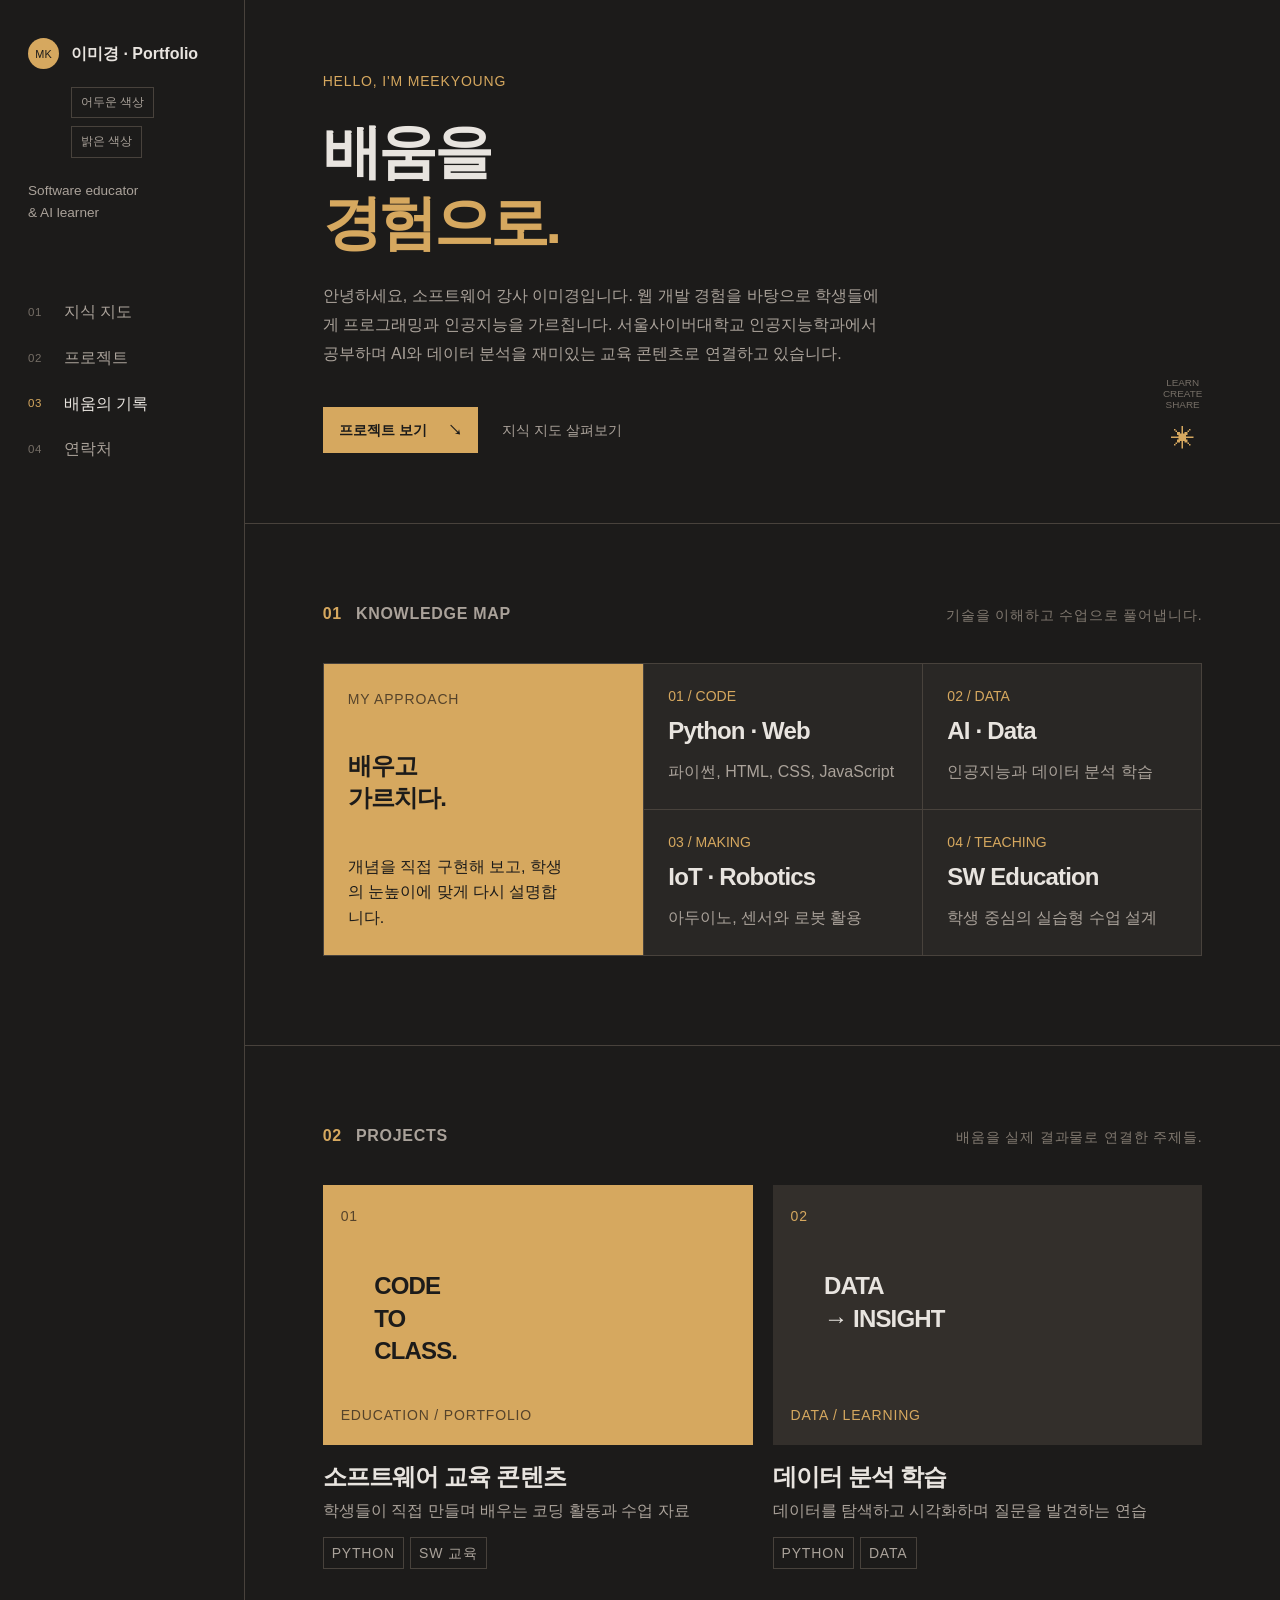
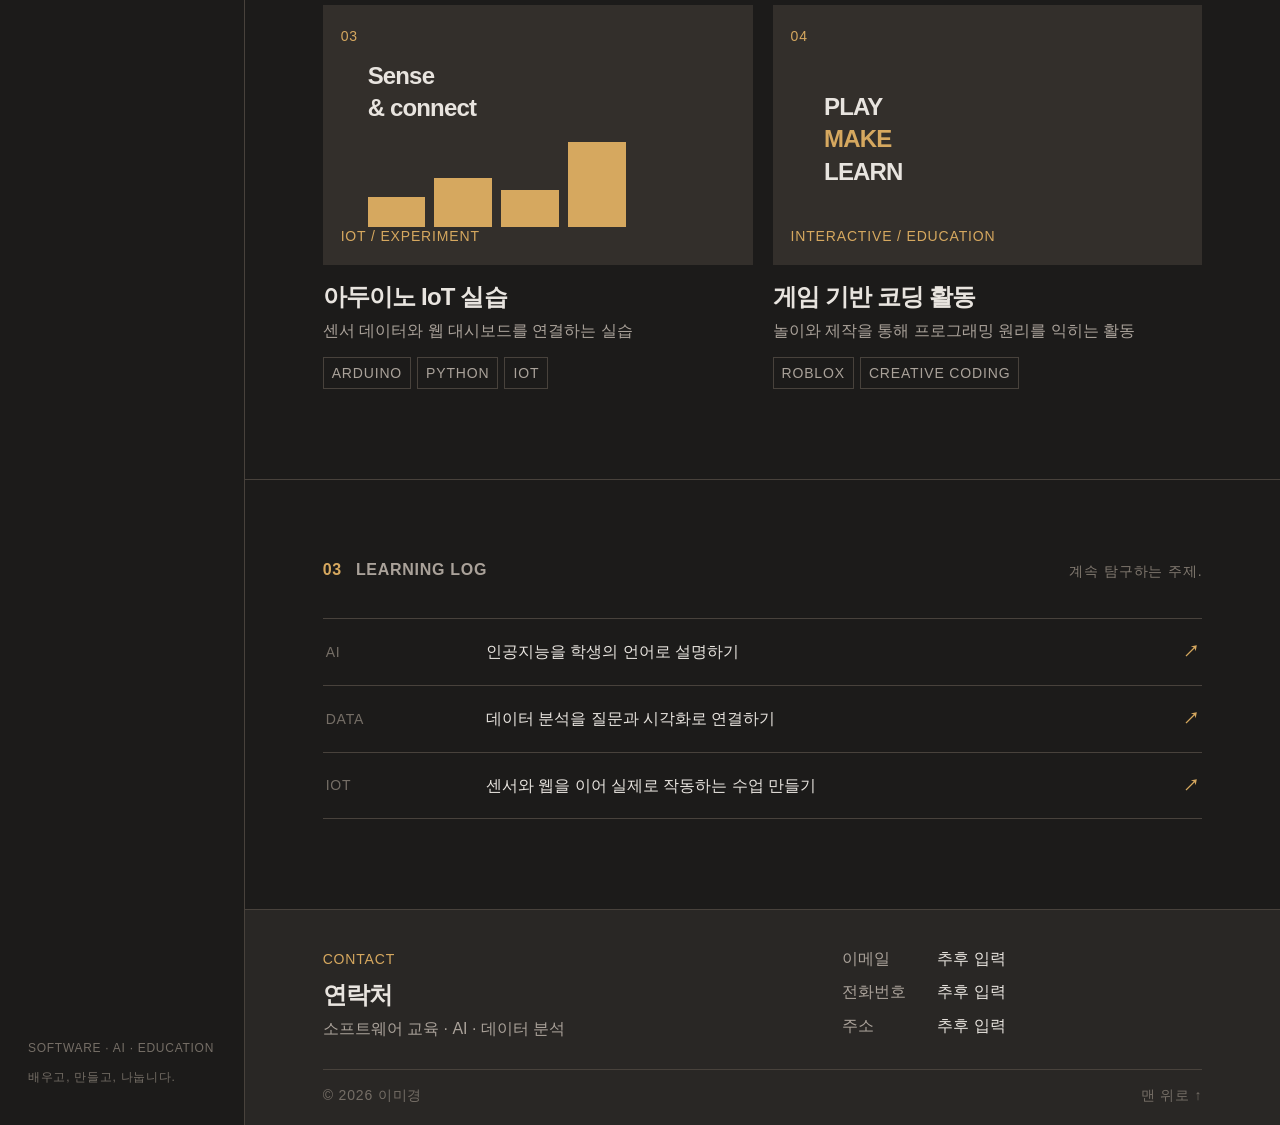
<file: index.html>
<!doctype html>
<html lang="ko">
  <head>
    <meta charset="UTF-8">
    <meta name="viewport" content="width=device-width, initial-scale=1">
    <meta name="description" content="이미경의 소프트웨어 교육·인공지능·데이터 분석 포트폴리오">
    <title>이미경 | 소프트웨어 교육 포트폴리오</title>
    <link rel="stylesheet" href="styles_dark.css">
    <script defer src="script.js"></script>
  </head>
  <body>
    <div class="site-frame">
      <aside class="sidebar">
        <a class="identity" href="#top">
            <span class="identity-mark">MK</span>
            <span>이미경 · Portfolio</span>
        </a>
        <div class="theme-choice" role="navigation">
          <a class="theme-link theme-dark" href="index.html">어두운 색상</a>
          <a class="theme-link theme-light" href="light.html">밝은 색상</a>
        </div>
        <p class="role">Software educator<br >& AI learner</p>
        <nav class="side-nav">
          <a href="#knowledge"><span>01</span> 지식 지도</a>
          <a href="#projects"><span>02</span> 프로젝트</a>
          <a href="#learning"><span>03</span> 배움의 기록</a>
          <a href="#contact"><span>04</span> 연락처</a>
        </nav>
        <div class="sidebar-bottom">
          <span>SOFTWARE · AI · EDUCATION</span>
          <span>배우고, 만들고, 나눕니다.</span>
        </div>
      </aside>
      <main id="top" class="content">
        <section id="about" class="intro section-block">
          <div class="intro-content">
            <p class="label">HELLO, I'M MEEKYOUNG</p>
            <h1>배움을<br><em>경험으로.</em></h1>
            <p class="intro-text">
              안녕하세요, 소프트웨어 강사 이미경입니다. 웹 개발 경험을 바탕으로
              학생들에게 프로그래밍과 인공지능을 가르칩니다. 서울사이버대학교
              인공지능학과에서 공부하며 AI와 데이터 분석을 재미있는 교육
              콘텐츠로 연결하고 있습니다.
            </p>
            <div class="intro-links">
              <a class="button" href="#projects">프로젝트 보기 <span>↘</span></a>
              <a class="under-link" href="#knowledge">지식 지도 살펴보기</a>
            </div>
          </div>
          <div class="intro-stamp">
            <span>LEARN<br>CREATE<br>SHARE</span><b>✳</b>
          </div>
        </section>

        <!-- Knowledge map -->
        <section id="knowledge" class="section-block">
          <div class="section-head">
            <div class="section-meta">
              <span>01</span><span>Knowledge map</span>
            </div>
            <p>기술을 이해하고 수업으로 풀어냅니다.</p>
          </div>
          <div class="knowledge-grid">
            <div class="knowledge-feature">
              <span class="label">MY APPROACH</span>
              <strong>배우고<br><em>가르치다.</em></strong>
              <p>
                개념을 직접 구현해 보고, 학생의 눈높이에 맞게 다시 설명합니다.
              </p>
            </div>
            <div class="knowledge-item">
              <span>01 / CODE</span><strong>Python · Web</strong>
              <p>파이썬, HTML, CSS, JavaScript</p>
            </div>
            <div class="knowledge-item">
              <span>02 / DATA</span><strong>AI · Data</strong>
              <p>인공지능과 데이터 분석 학습</p>
            </div>
            <div class="knowledge-item">
              <span>03 / MAKING</span><strong>IoT · Robotics</strong>
              <p>아두이노, 센서와 로봇 활용</p>
            </div>
            <div class="knowledge-item">
              <span>04 / TEACHING</span><strong>SW Education</strong>
              <p>학생 중심의 실습형 수업 설계</p>
            </div>
          </div>
        </section>

        
        <!-- project map -->
        <section id="projects" class="section-block">
          <div class="section-head">
            <div class="section-meta"><span>02</span><span>Projects</span></div>
            <p>배움을 실제 결과물로 연결한 주제들.</p>
          </div>
          <div class="projects-grid">
            <article class="project-card">
              <div class="project-art art-archive">
                <span>01</span><b>CODE<br>TO<br>CLASS.</b><i>education / portfolio</i>
              </div>
              <div class="project-copy">
                <div>
                  <h3>소프트웨어 교육 콘텐츠</h3>
                  <p>학생들이 직접 만들며 배우는 코딩 활동과 수업 자료</p>
                </div>
              </div>
              <div class="tags"><span>Python</span><span>SW 교육</span></div>
            </article>
            <article class="project-card">
              <div class="project-art art-timer">
                <span>02</span><b>DATA<br>→ INSIGHT</b><i>data / learning</i>
              </div>
              <div class="project-copy">
                <div>
                  <h3>데이터 분석 학습</h3>
                  <p>데이터를 탐색하고 시각화하며 질문을 발견하는 연습</p>
                </div>
              </div>
              <div class="tags"><span>Python</span><span>Data</span></div>
            </article>
            <article class="project-card">
              <div class="project-art art-dashboard">
                <span>03</span>
                <div class="mini-chart">
                  <b>Sense<br>& connect</b>
                  <div><i></i><i></i><i></i><i></i></div>
                </div>
                <i>IoT / experiment</i>
              </div>
              <div class="project-copy">
                <div>
                  <h3>아두이노 IoT 실습</h3>
                  <p>센서 데이터와 웹 대시보드를 연결하는 실습</p>
                </div>
              </div>
              <div class="tags">
                <span>Arduino</span><span>Python</span><span>IoT</span>
              </div>
            </article>
            <article class="project-card">
              <div class="project-art art-experiment">
                <span>04</span><b>PLAY<br><em>MAKE</em><br>LEARN</b
                ><i>interactive / education</i>
              </div>
              <div class="project-copy">
                <div>
                  <h3>게임 기반 코딩 활동</h3>
                  <p>놀이와 제작을 통해 프로그래밍 원리를 익히는 활동</p>
                </div>
              </div>
              <div class="tags">
                <span>Roblox</span><span>Creative coding</span>
              </div>
            </article>
          </div>
        </section>
        
        
        <!-- learning  -->
        <section id="learning" class="section-block">
          <div class="section-head">
            <div class="section-meta">
              <span>03</span><span>Learning log</span>
            </div>
            <p>계속 탐구하는 주제.</p>
          </div>
          <div class="log-list">
            <div class="log-row">
              <span>AI</span><strong>인공지능을 학생의 언어로 설명하기</strong><b>↗</b>
            </div>
            <div class="log-row">
              <span>DATA</span><strong>데이터 분석을 질문과 시각화로 연결하기</strong><b>↗</b>
            </div>
            <div class="log-row">
              <span>IoT</span><strong>센서와 웹을 이어 실제로 작동하는 수업 만들기</strong><b>↗</b>
            </div>
          </div>
        </section>


        <!-- footer   -->        
        <footer id="contact" class="contact-footer">
          <div class="footer-main">
            <div class="footer-intro">
              <span class="label">CONTACT</span>
              <h2>연락처</h2>
              <p>소프트웨어 교육 · AI · 데이터 분석</p>
            </div>
            <dl class="contact-details">
              <div>
                <dt>이메일</dt>
                <dd>추후 입력</dd>
              </div>
              <div>
                <dt>전화번호</dt>
                <dd>추후 입력</dd>
              </div>
              <div>
                <dt>주소</dt>
                <dd>추후 입력</dd>
              </div>
            </dl>
          </div>
          <div class="footer-line">
            <span>© 2026 이미경</span><a href="#top">맨 위로 ↑</a>
          </div>
        </footer>

      </main>
    </div>
  </body>
</html>
</file>
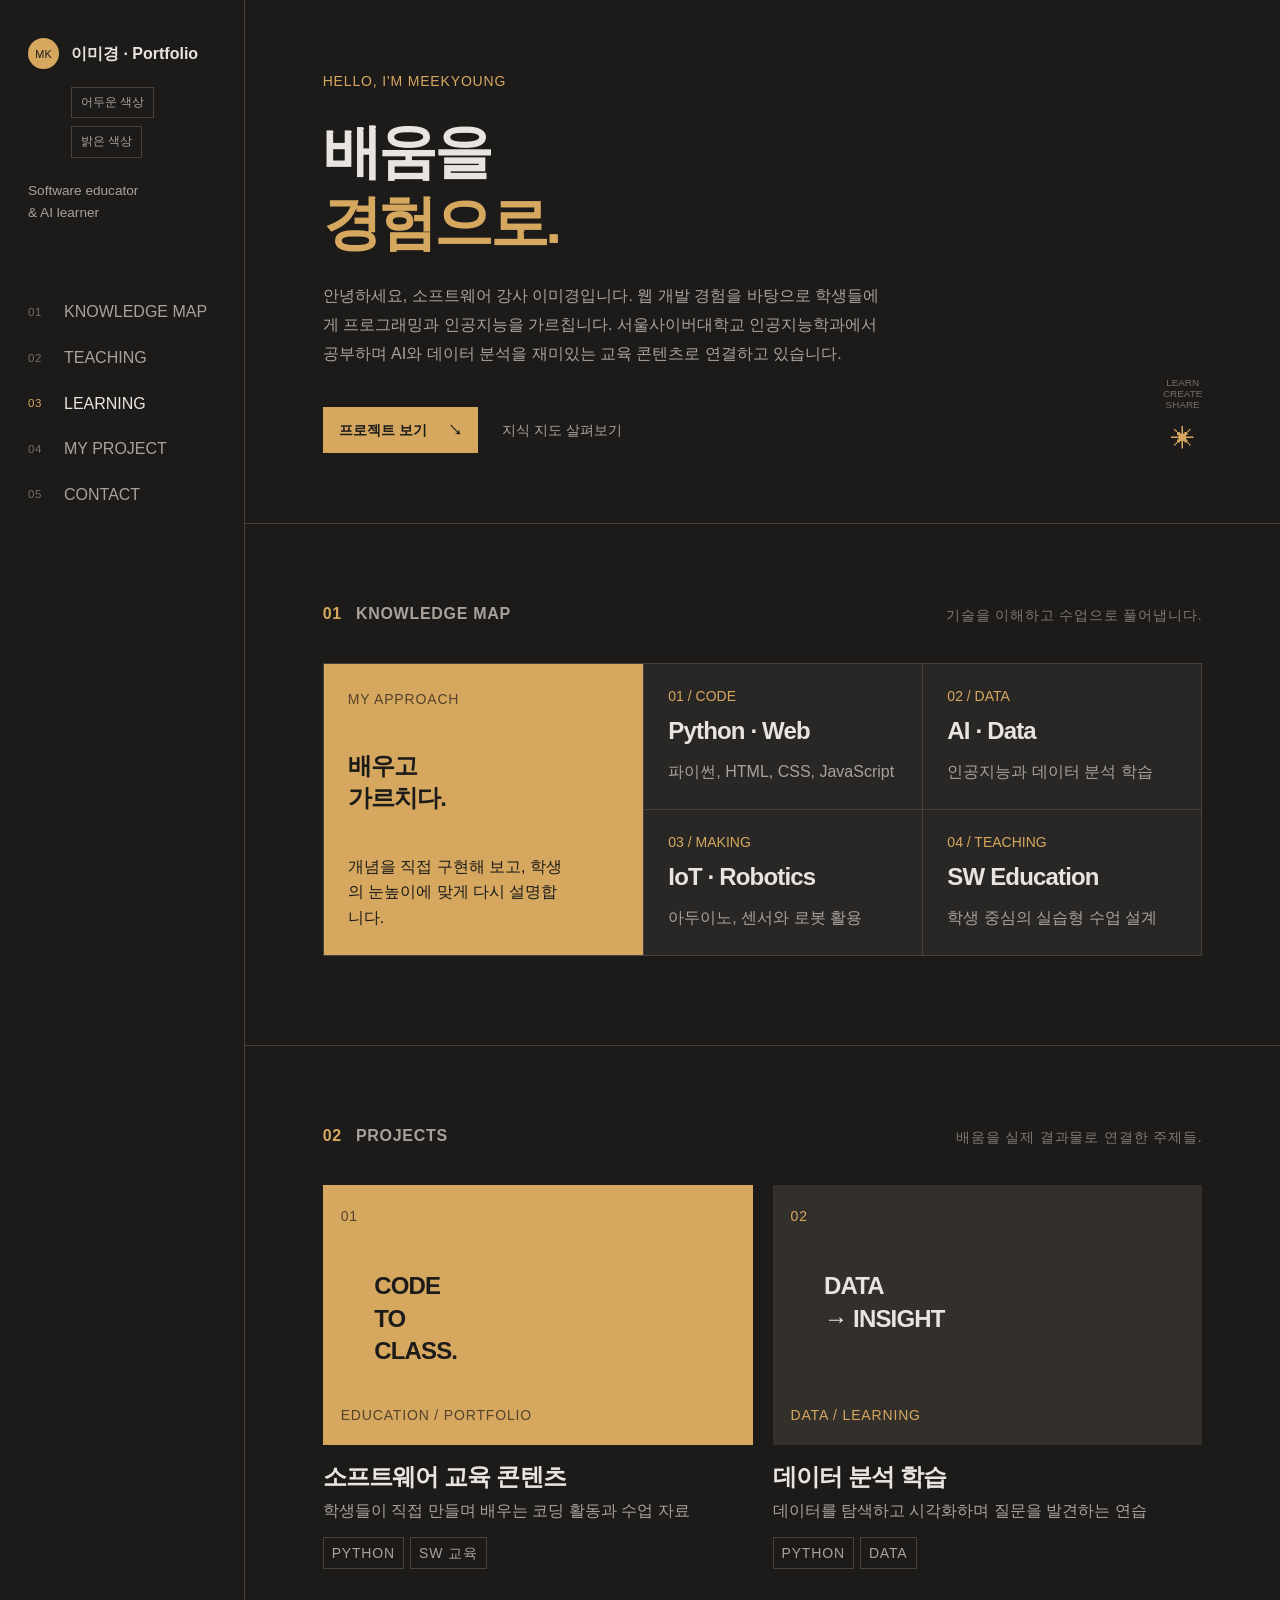
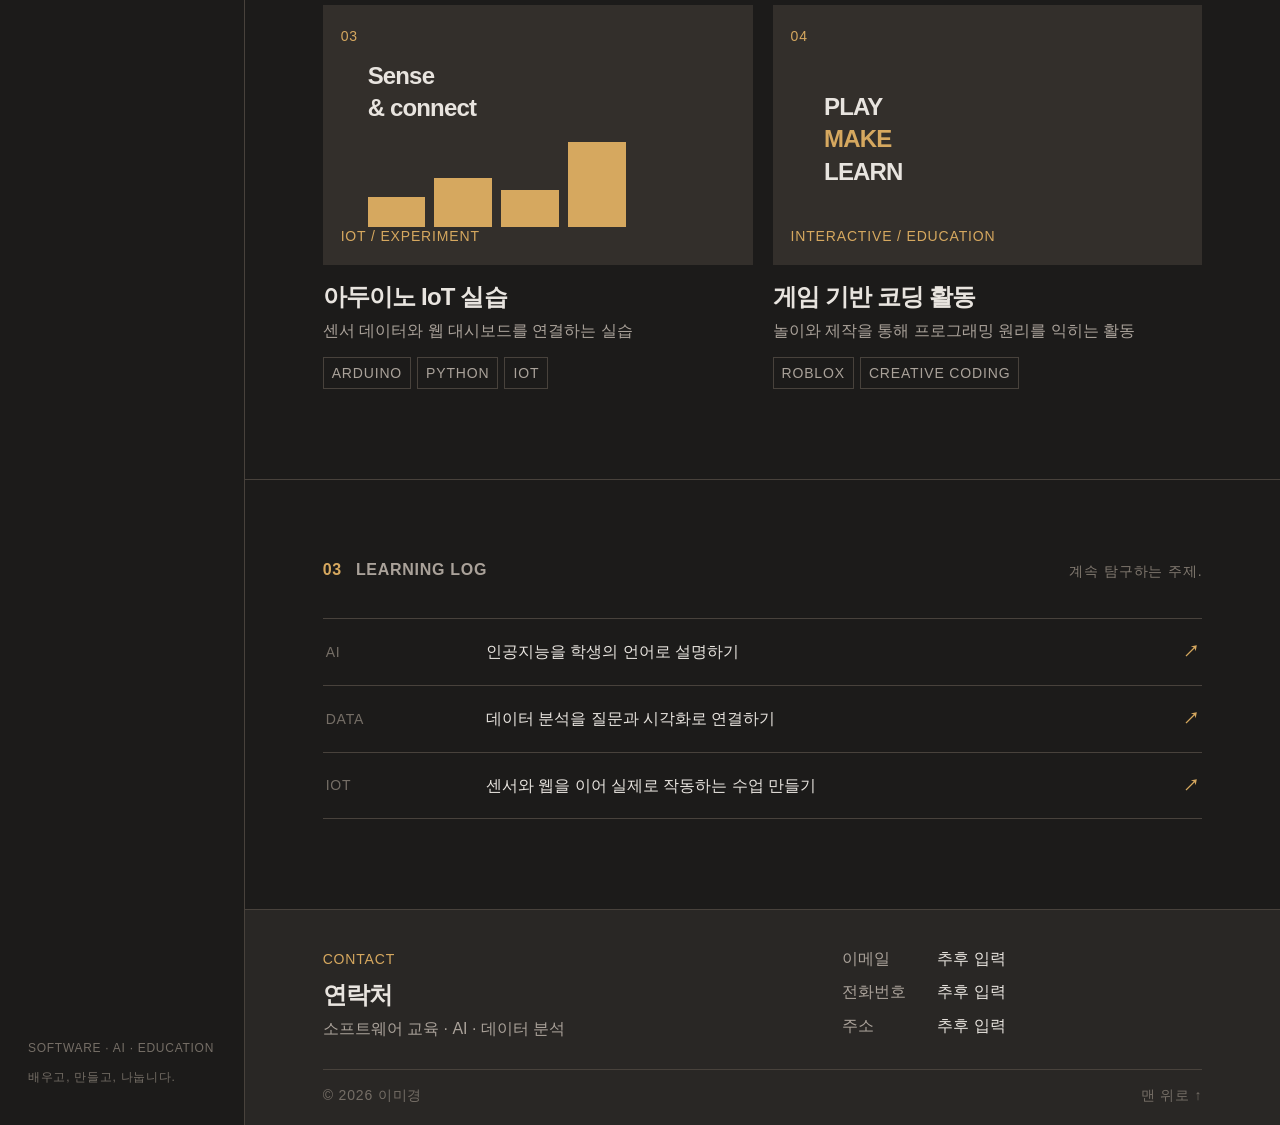
<file: dark.html>
<!doctype html>
<html lang="ko">
  <head>
    <meta name="viewport" content="width=device-width, initial-scale=1">
    <title>이미경 | 소프트웨어 교육 포트폴리오</title>
    <link rel="stylesheet" href="styles_dark.css">
    <script defer src="script.js"></script>
  </head>
  <body>
    <div class="site-frame">
      <aside class="sidebar">
        <a class="identity" href="#top">
            <span class="identity-mark">MK</span>
            <span>이미경 · Portfolio</span>
        </a>
        <div class="theme-choice">
          <a class="theme-link theme-dark" href="index.html">어두운 색상</a>
          <a class="theme-link theme-light" href="light.html">밝은 색상</a>
        </div>
        <p class="role">Software educator<br >& AI learner</p>
        <nav class="side-nav">
          <a href="#knowledge"><span>01</span> KNOWLEDGE MAP </a>
          <a href="#teaching"><span>02</span> TEACHING </a>
          <a href="#learning"><span>03</span> LEARNING </a>
          <a href="#projects"><span>04</span> MY PROJECT </a>
          <a href="#contact"><span>05</span> CONTACT </a>
        </nav>
        <div class="sidebar-bottom">
          <span>SOFTWARE · AI · EDUCATION</span>
          <span>배우고, 만들고, 나눕니다.</span>
        </div>
      </aside>
      <main id="top" class="content">
        <section id="about" class="intro section-block">
          <div class="intro-content">
            <p class="label">HELLO, I'M MEEKYOUNG</p>
            <h1>배움을<br><em>경험으로.</em></h1>
            <p class="intro-text">
              안녕하세요, 소프트웨어 강사 이미경입니다. 웹 개발 경험을 바탕으로
              학생들에게 프로그래밍과 인공지능을 가르칩니다. 서울사이버대학교
              인공지능학과에서 공부하며 AI와 데이터 분석을 재미있는 교육
              콘텐츠로 연결하고 있습니다.
            </p>
            <div class="intro-links">
              <a class="button" href="#projects">프로젝트 보기 <span>↘</span></a>
              <a class="under-link" href="#knowledge">지식 지도 살펴보기</a>
            </div>
          </div>
          <div class="intro-stamp">
            <span>LEARN<br>CREATE<br>SHARE</span><b>✳</b>
          </div>
        </section>

        <!-- Knowledge map -->
        <section id="knowledge" class="section-block">
          <div class="section-head">
            <div class="section-meta">
              <span>01</span><span>Knowledge map</span>
            </div>
            <p>기술을 이해하고 수업으로 풀어냅니다.</p>
          </div>
          <div class="knowledge-grid">
            <div class="knowledge-feature">
              <span class="label">MY APPROACH</span>
              <strong>배우고<br><em>가르치다.</em></strong>
              <p>
                개념을 직접 구현해 보고, 학생의 눈높이에 맞게 다시 설명합니다.
              </p>
            </div>
            <div class="knowledge-item">
              <span>01 / CODE</span><strong>Python · Web</strong>
              <p>파이썬, HTML, CSS, JavaScript</p>
            </div>
            <div class="knowledge-item">
              <span>02 / DATA</span><strong>AI · Data</strong>
              <p>인공지능과 데이터 분석 학습</p>
            </div>
            <div class="knowledge-item">
              <span>03 / MAKING</span><strong>IoT · Robotics</strong>
              <p>아두이노, 센서와 로봇 활용</p>
            </div>
            <div class="knowledge-item">
              <span>04 / TEACHING</span><strong>SW Education</strong>
              <p>학생 중심의 실습형 수업 설계</p>
            </div>
          </div>
        </section>

        
        <!-- project map -->
        <section id="projects" class="section-block">
          <div class="section-head">
            <div class="section-meta"><span>02</span><span>Projects</span></div>
            <p>배움을 실제 결과물로 연결한 주제들.</p>
          </div>
          <div class="projects-grid">
            <article class="project-card">
              <div class="project-art art-archive">
                <span>01</span><b>CODE<br>TO<br>CLASS.</b><i>education / portfolio</i>
              </div>
              <div class="project-copy">
                <div>
                  <h3>소프트웨어 교육 콘텐츠</h3>
                  <p>학생들이 직접 만들며 배우는 코딩 활동과 수업 자료</p>
                </div>
              </div>
              <div class="tags"><span>Python</span><span>SW 교육</span></div>
            </article>
            <article class="project-card">
              <div class="project-art art-timer">
                <span>02</span><b>DATA<br>→ INSIGHT</b><i>data / learning</i>
              </div>
              <div class="project-copy">
                <div>
                  <h3>데이터 분석 학습</h3>
                  <p>데이터를 탐색하고 시각화하며 질문을 발견하는 연습</p>
                </div>
              </div>
              <div class="tags"><span>Python</span><span>Data</span></div>
            </article>
            <article class="project-card">
              <div class="project-art art-dashboard">
                <span>03</span>
                <div class="mini-chart">
                  <b>Sense<br>& connect</b>
                  <div><i></i><i></i><i></i><i></i></div>
                </div>
                <i>IoT / experiment</i>
              </div>
              <div class="project-copy">
                <div>
                  <h3>아두이노 IoT 실습</h3>
                  <p>센서 데이터와 웹 대시보드를 연결하는 실습</p>
                </div>
              </div>
              <div class="tags">
                <span>Arduino</span><span>Python</span><span>IoT</span>
              </div>
            </article>
            <article class="project-card">
              <div class="project-art art-experiment">
                <span>04</span><b>PLAY<br><em>MAKE</em><br>LEARN</b><i>interactive / education</i>
              </div>
              <div class="project-copy">
                <div>
                  <h3>게임 기반 코딩 활동</h3>
                  <p>놀이와 제작을 통해 프로그래밍 원리를 익히는 활동</p>
                </div>
              </div>
              <div class="tags">
                <span>Roblox</span><span>Creative coding</span>
              </div>
            </article>
          </div>
        </section>
        
        
        <!-- learning  -->
        <section id="learning" class="section-block">
          <div class="section-head">
            <div class="section-meta">
              <span>03</span><span>Learning log</span>
            </div>
            <p>계속 탐구하는 주제.</p>
          </div>
          <div class="log-list">
            <div class="log-row">
              <span>AI</span><strong>인공지능을 학생의 언어로 설명하기</strong><b>↗</b>
            </div>
            <div class="log-row">
              <span>DATA</span><strong>데이터 분석을 질문과 시각화로 연결하기</strong><b>↗</b>
            </div>
            <div class="log-row">
              <span>IoT</span><strong>센서와 웹을 이어 실제로 작동하는 수업 만들기</strong><b>↗</b>
            </div>
          </div>
        </section>


        <!-- footer   -->        
        <footer id="contact" class="contact-footer">
          <div class="footer-main">
            <div class="footer-intro">
              <span class="label">CONTACT</span>
              <h2>연락처</h2>
              <p>소프트웨어 교육 · AI · 데이터 분석</p>
            </div>
            <dl class="contact-details">
              <div>
                <dt>이메일</dt>
                <dd>추후 입력</dd>
              </div>
              <div>
                <dt>전화번호</dt>
                <dd>추후 입력</dd>
              </div>
              <div>
                <dt>주소</dt>
                <dd>추후 입력</dd>
              </div>
            </dl>
          </div>
          <div class="footer-line">
            <span>© 2026 이미경</span><a href="#top">맨 위로 ↑</a>
          </div>
        </footer>

      </main>
    </div>
  </body>
</html>
</file>
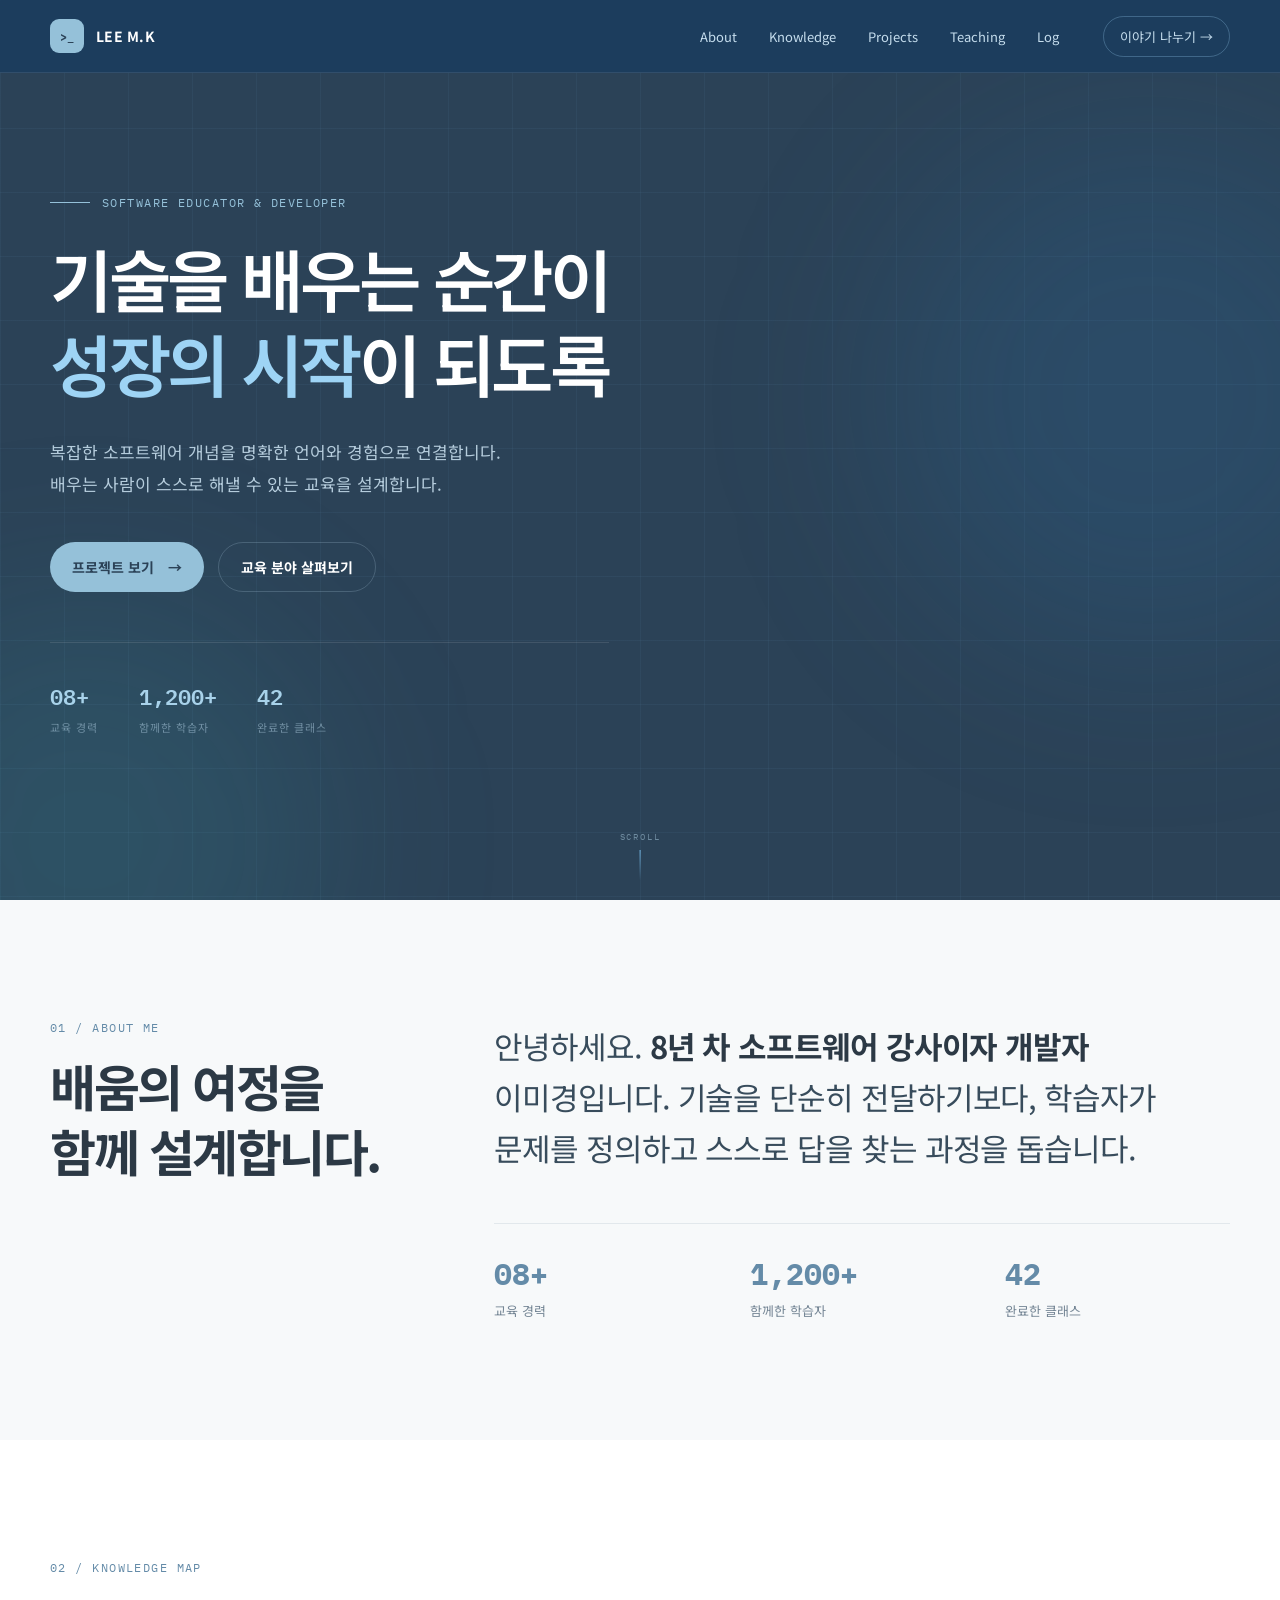
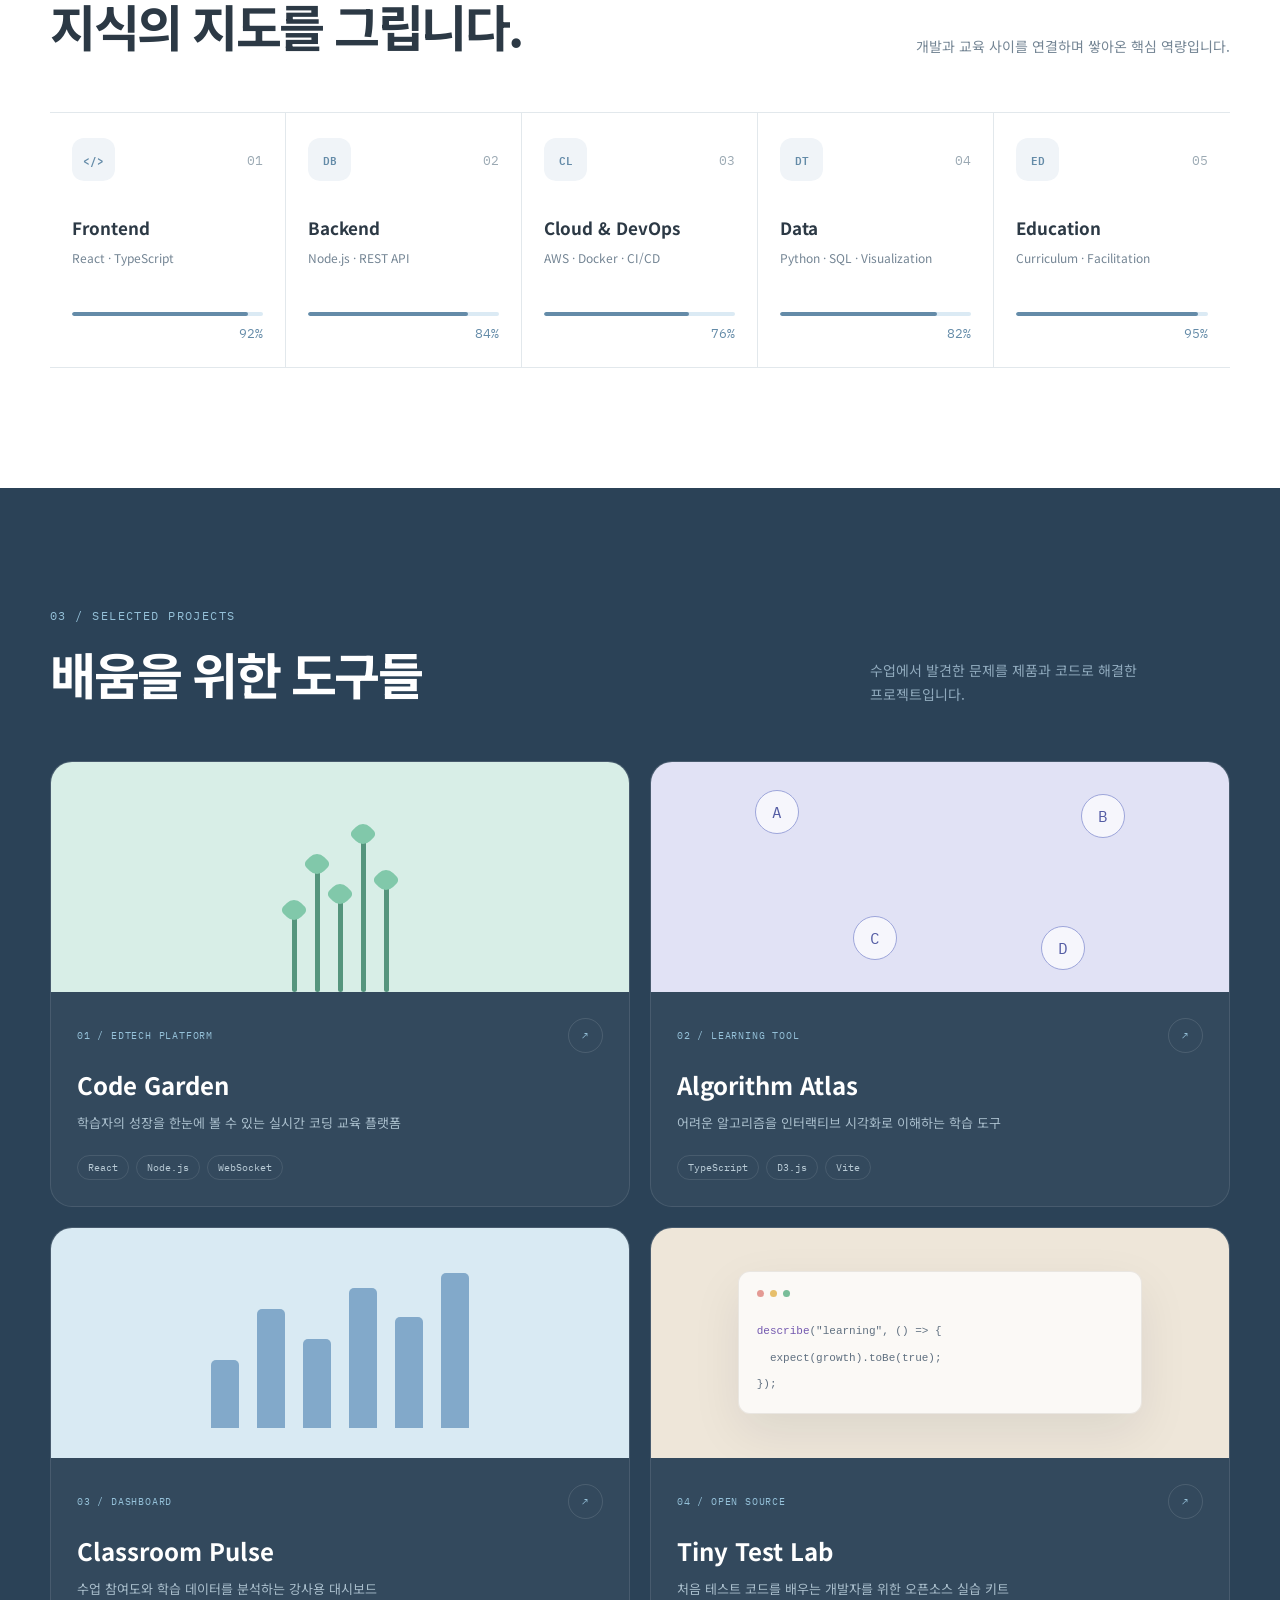
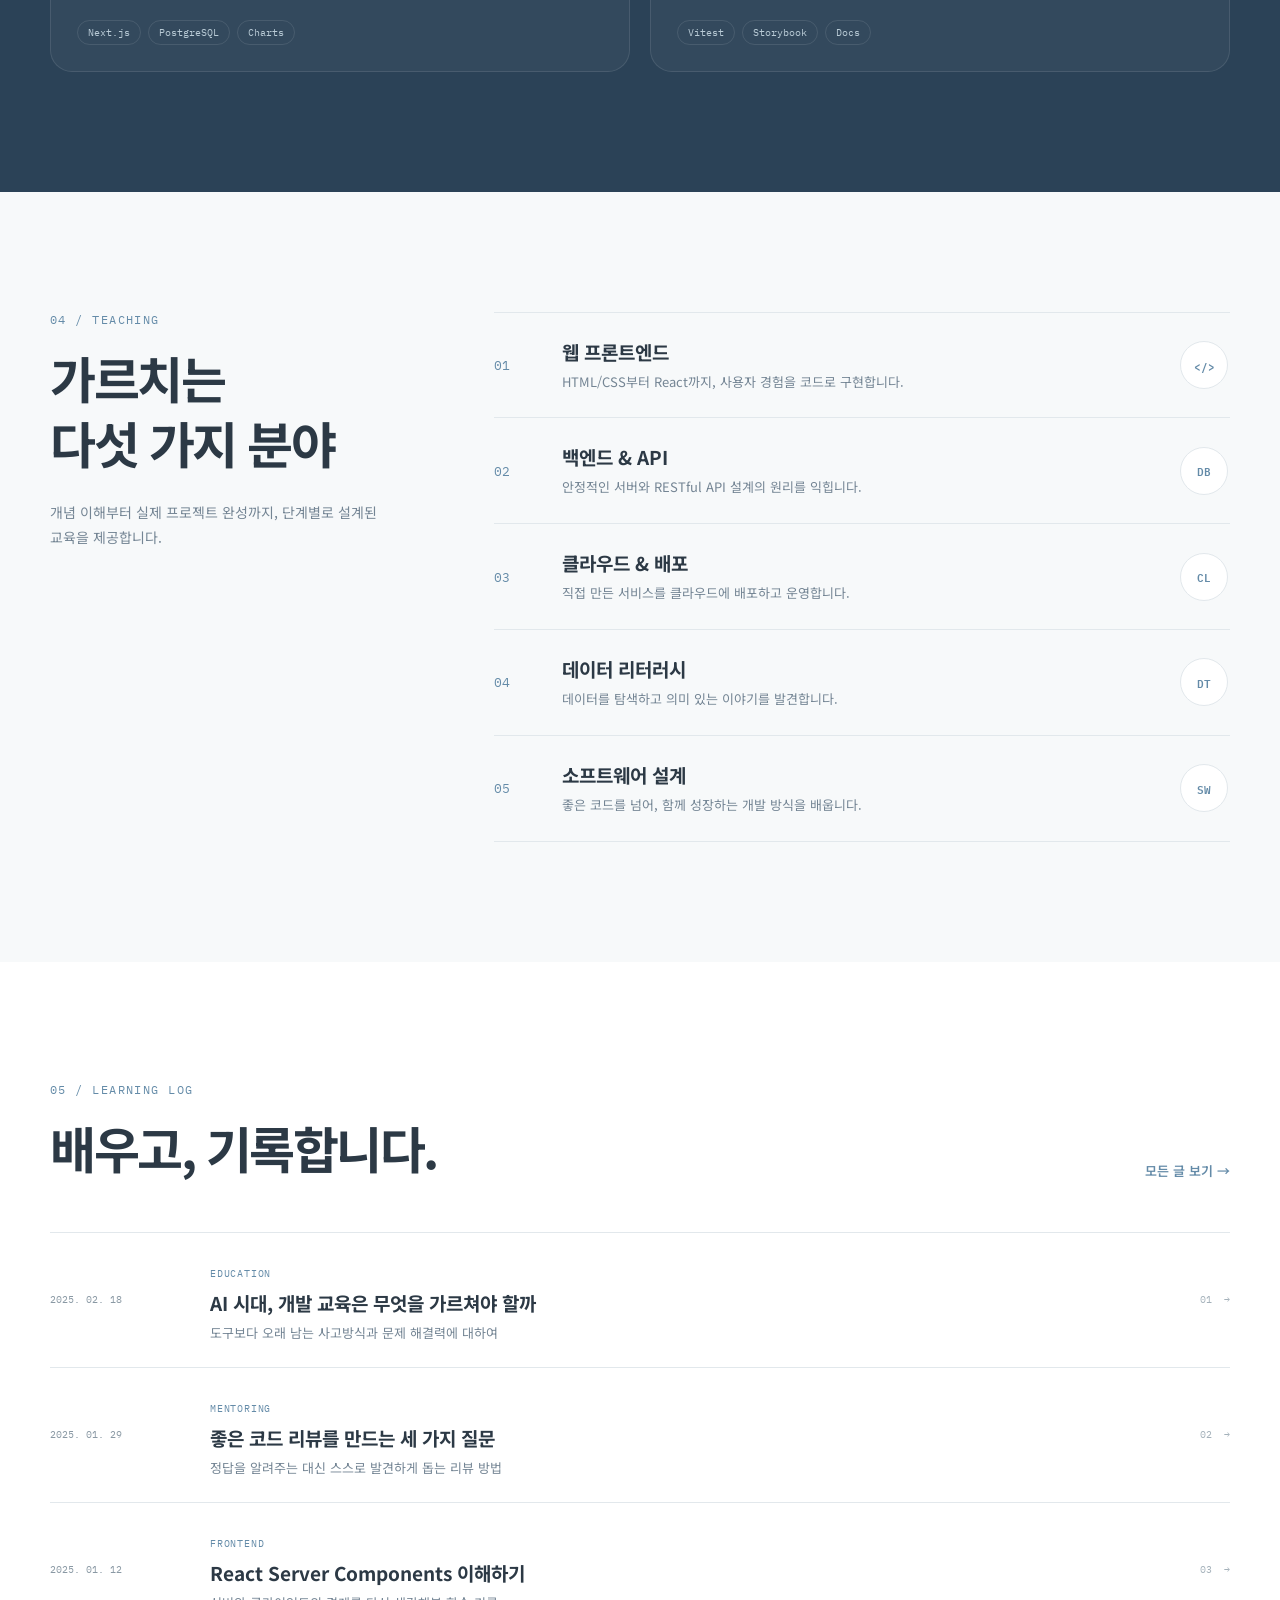
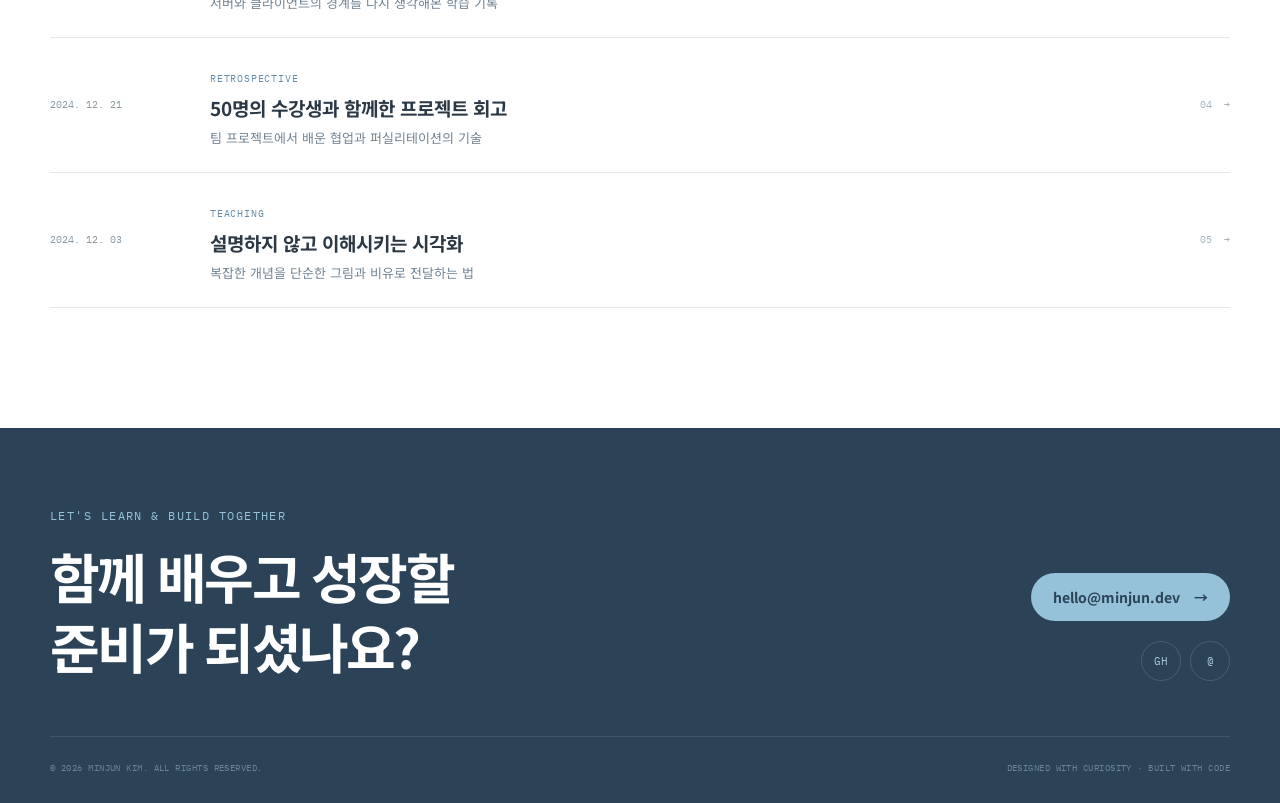
<file: figma.html>
<!doctype html>
<html lang="ko">
  <head>
    <meta charset="UTF-8" />
    <meta name="viewport" content="width=device-width, initial-scale=1.0" />
    <title>이미경 | SW Educator</title>
    <link rel="stylesheet" href="styles_figma.css" />
    <script src="script_figma.js" defer></script>
  </head>
  <body>
    <header class="site-header">
      <nav class="nav container" aria-label="주요 메뉴">
        <a class="brand" href="#top" aria-label="처음으로">
          <span class="brand-mark">&gt;_</span>
          <span>LEE M.K</span>
        </a>
        <button
          class="menu-button"
          type="button"
          aria-expanded="false"
          aria-controls="main-menu"
          aria-label="메뉴 열기"
        >
          <span></span><span></span><span></span>
        </button>
        <div class="nav-links" id="main-menu">
          <a href="#about">About</a>
          <a href="#knowledge">Knowledge</a>
          <a href="#projects">Projects</a>
          <a href="#teaching">Teaching</a>
          <a href="#log">Log</a>
          <a class="nav-contact" href="mailto:hello@example.com"
            >이야기 나누기 <span aria-hidden="true">→</span></a
          >
        </div>
      </nav>
    </header>

    <main id="top">
      <section class="hero">
        <div class="hero-glow hero-glow-one"></div>
        <div class="hero-glow hero-glow-two"></div>
        <div class="container hero-layout">
          <div class="hero-copy reveal">
            <p class="eyebrow light"><span></span> SOFTWARE EDUCATOR & DEVELOPER</p>
            <h1>
              기술을 배우는 순간이<br />
              <strong>성장의 시작</strong>이 되도록
            </h1>
            <p class="hero-description">
              복잡한 소프트웨어 개념을 명확한 언어와 경험으로 연결합니다.<br />
              배우는 사람이 스스로 해낼 수 있는 교육을 설계합니다.
            </p>
            <div class="hero-actions">
              <a class="button button-primary" href="#projects"
                >프로젝트 보기 <span aria-hidden="true">→</span></a
              >
              <a class="button button-secondary" href="#teaching">교육 분야 살펴보기</a>
            </div>
            <div class="hero-stats">
              <div><strong>08+</strong><span>교육 경력</span></div>
              <div><strong>1,200+</strong><span>함께한 학습자</span></div>
              <div><strong>42</strong><span>완료한 클래스</span></div>
            </div>
          </div>
        </div>
        <a class="scroll-hint" href="#about">SCROLL <span></span></a>
      </section>

      <section class="section about" id="about">
        <div class="container split-layout">
          <div class="section-intro reveal">
            <p class="eyebrow">01 / ABOUT ME</p>
            <h2>배움의 여정을<br />함께 설계합니다.</h2>
          </div>
          <div class="about-content reveal">
            <p class="about-lead">
              안녕하세요. <strong>8년 차 소프트웨어 강사이자 개발자</strong>
              이미경입니다. 기술을 단순히 전달하기보다, 학습자가 문제를 정의하고
              스스로 답을 찾는 과정을 돕습니다.
            </p>
            <div class="stats">
              <div><strong>08+</strong><span>교육 경력</span></div>
              <div><strong>1,200+</strong><span>함께한 학습자</span></div>
              <div><strong>42</strong><span>완료한 클래스</span></div>
            </div>
          </div>
        </div>
      </section>

      <section class="section knowledge" id="knowledge">
        <div class="container">
          <div class="section-heading reveal">
            <div>
              <p class="eyebrow">02 / KNOWLEDGE MAP</p>
              <h2>지식의 지도를 그립니다.</h2>
            </div>
            <p>개발과 교육 사이를 연결하며 쌓아온 핵심 역량입니다.</p>
          </div>
          <div class="knowledge-grid">
            <article class="knowledge-card reveal">
              <div class="card-top"><span class="icon">&lt;/&gt;</span><small>01</small></div>
              <h3>Frontend</h3>
              <p>React · TypeScript</p>
              <div class="meter"><i style="--level: 92%"></i></div>
              <small class="score">92%</small>
            </article>
            <article class="knowledge-card reveal">
              <div class="card-top"><span class="icon">DB</span><small>02</small></div>
              <h3>Backend</h3>
              <p>Node.js · REST API</p>
              <div class="meter"><i style="--level: 84%"></i></div>
              <small class="score">84%</small>
            </article>
            <article class="knowledge-card reveal">
              <div class="card-top"><span class="icon">CL</span><small>03</small></div>
              <h3>Cloud & DevOps</h3>
              <p>AWS · Docker · CI/CD</p>
              <div class="meter"><i style="--level: 76%"></i></div>
              <small class="score">76%</small>
            </article>
            <article class="knowledge-card reveal">
              <div class="card-top"><span class="icon">DT</span><small>04</small></div>
              <h3>Data</h3>
              <p>Python · SQL · Visualization</p>
              <div class="meter"><i style="--level: 82%"></i></div>
              <small class="score">82%</small>
            </article>
            <article class="knowledge-card reveal">
              <div class="card-top"><span class="icon">ED</span><small>05</small></div>
              <h3>Education</h3>
              <p>Curriculum · Facilitation</p>
              <div class="meter"><i style="--level: 95%"></i></div>
              <small class="score">95%</small>
            </article>
          </div>
        </div>
      </section>

      <section class="section projects" id="projects">
        <div class="container">
          <div class="section-heading dark reveal">
            <div>
              <p class="eyebrow light">03 / SELECTED PROJECTS</p>
              <h2>배움을 위한 도구들</h2>
            </div>
            <p>수업에서 발견한 문제를 제품과 코드로 해결한 프로젝트입니다.</p>
          </div>
          <div class="projects-grid">
            <article class="project-card reveal">
              <div class="project-art art-garden">
                <span></span><span></span><span></span><span></span><span></span>
              </div>
              <div class="project-body">
                <div class="project-meta"><span>01 / EDTECH PLATFORM</span><i>↗</i></div>
                <h3>Code Garden</h3>
                <p>학습자의 성장을 한눈에 볼 수 있는 실시간 코딩 교육 플랫폼</p>
                <div class="tags"><span>React</span><span>Node.js</span><span>WebSocket</span></div>
              </div>
            </article>
            <article class="project-card reveal">
              <div class="project-art art-atlas">
                <span>A</span><span>B</span><span>C</span><span>D</span>
              </div>
              <div class="project-body">
                <div class="project-meta"><span>02 / LEARNING TOOL</span><i>↗</i></div>
                <h3>Algorithm Atlas</h3>
                <p>어려운 알고리즘을 인터랙티브 시각화로 이해하는 학습 도구</p>
                <div class="tags"><span>TypeScript</span><span>D3.js</span><span>Vite</span></div>
              </div>
            </article>
            <article class="project-card reveal">
              <div class="project-art art-pulse">
                <span></span><span></span><span></span><span></span><span></span><span></span>
              </div>
              <div class="project-body">
                <div class="project-meta"><span>03 / DASHBOARD</span><i>↗</i></div>
                <h3>Classroom Pulse</h3>
                <p>수업 참여도와 학습 데이터를 분석하는 강사용 대시보드</p>
                <div class="tags"><span>Next.js</span><span>PostgreSQL</span><span>Charts</span></div>
              </div>
            </article>
            <article class="project-card reveal">
              <div class="project-art art-test">
                <div class="code-window">
                  <b><i></i><i></i><i></i></b>
                  <code><em>describe</em>("learning", () =&gt; {<br />&nbsp;&nbsp;expect(growth).toBe(true);<br />});</code>
                </div>
              </div>
              <div class="project-body">
                <div class="project-meta"><span>04 / OPEN SOURCE</span><i>↗</i></div>
                <h3>Tiny Test Lab</h3>
                <p>처음 테스트 코드를 배우는 개발자를 위한 오픈소스 실습 키트</p>
                <div class="tags"><span>Vitest</span><span>Storybook</span><span>Docs</span></div>
              </div>
            </article>
          </div>
        </div>
      </section>

      <section class="section teaching" id="teaching">
        <div class="container split-layout">
          <div class="section-intro teaching-intro reveal">
            <p class="eyebrow">04 / TEACHING</p>
            <h2>가르치는<br />다섯 가지 분야</h2>
            <p>개념 이해부터 실제 프로젝트 완성까지, 단계별로 설계된 교육을 제공합니다.</p>
          </div>
          <div class="teaching-list">
            <article class="teaching-item reveal">
              <small>01</small><div><h3>웹 프론트엔드</h3><p>HTML/CSS부터 React까지, 사용자 경험을 코드로 구현합니다.</p></div><span>&lt;/&gt;</span>
            </article>
            <article class="teaching-item reveal">
              <small>02</small><div><h3>백엔드 & API</h3><p>안정적인 서버와 RESTful API 설계의 원리를 익힙니다.</p></div><span>DB</span>
            </article>
            <article class="teaching-item reveal">
              <small>03</small><div><h3>클라우드 & 배포</h3><p>직접 만든 서비스를 클라우드에 배포하고 운영합니다.</p></div><span>CL</span>
            </article>
            <article class="teaching-item reveal">
              <small>04</small><div><h3>데이터 리터러시</h3><p>데이터를 탐색하고 의미 있는 이야기를 발견합니다.</p></div><span>DT</span>
            </article>
            <article class="teaching-item reveal">
              <small>05</small><div><h3>소프트웨어 설계</h3><p>좋은 코드를 넘어, 함께 성장하는 개발 방식을 배웁니다.</p></div><span>SW</span>
            </article>
          </div>
        </div>
      </section>

      <section class="section learning-log" id="log">
        <div class="container">
          <div class="section-heading reveal">
            <div>
              <p class="eyebrow">05 / LEARNING LOG</p>
              <h2>배우고, 기록합니다.</h2>
            </div>
            <a class="view-all" href="#log">모든 글 보기 →</a>
          </div>
          <div class="log-list">
            <article class="log-item reveal"><time>2025. 02. 18</time><div><small>EDUCATION</small><h3>AI 시대, 개발 교육은 무엇을 가르쳐야 할까</h3><p>도구보다 오래 남는 사고방식과 문제 해결력에 대하여</p></div><span>01&nbsp;&nbsp;→</span></article>
            <article class="log-item reveal"><time>2025. 01. 29</time><div><small>MENTORING</small><h3>좋은 코드 리뷰를 만드는 세 가지 질문</h3><p>정답을 알려주는 대신 스스로 발견하게 돕는 리뷰 방법</p></div><span>02&nbsp;&nbsp;→</span></article>
            <article class="log-item reveal"><time>2025. 01. 12</time><div><small>FRONTEND</small><h3>React Server Components 이해하기</h3><p>서버와 클라이언트의 경계를 다시 생각해본 학습 기록</p></div><span>03&nbsp;&nbsp;→</span></article>
            <article class="log-item reveal"><time>2024. 12. 21</time><div><small>RETROSPECTIVE</small><h3>50명의 수강생과 함께한 프로젝트 회고</h3><p>팀 프로젝트에서 배운 협업과 퍼실리테이션의 기술</p></div><span>04&nbsp;&nbsp;→</span></article>
            <article class="log-item reveal"><time>2024. 12. 03</time><div><small>TEACHING</small><h3>설명하지 않고 이해시키는 시각화</h3><p>복잡한 개념을 단순한 그림과 비유로 전달하는 법</p></div><span>05&nbsp;&nbsp;→</span></article>
          </div>
        </div>
      </section>
    </main>

    <footer>
      <div class="container">
        <div class="footer-main">
          <div>
            <p class="eyebrow light">LET'S LEARN & BUILD TOGETHER</p>
            <h2>함께 배우고 성장할<br />준비가 되셨나요?</h2>
          </div>
          <div class="footer-contact">
            <a class="button button-primary" href="mailto:hello@example.com"
              >hello@minjun.dev <span>→</span></a
            >
            <div class="socials">
              <a href="#" aria-label="GitHub">GH</a>
              <a href="mailto:hello@example.com" aria-label="이메일">@</a>
            </div>
          </div>
        </div>
        <div class="footer-bottom">
          <p>© <span id="year">2025</span> MINJUN KIM. ALL RIGHTS RESERVED.</p>
          <p>DESIGNED WITH CURIOSITY · BUILT WITH CODE</p>
        </div>
      </div>
    </footer>
  </body>
</html>
</file>
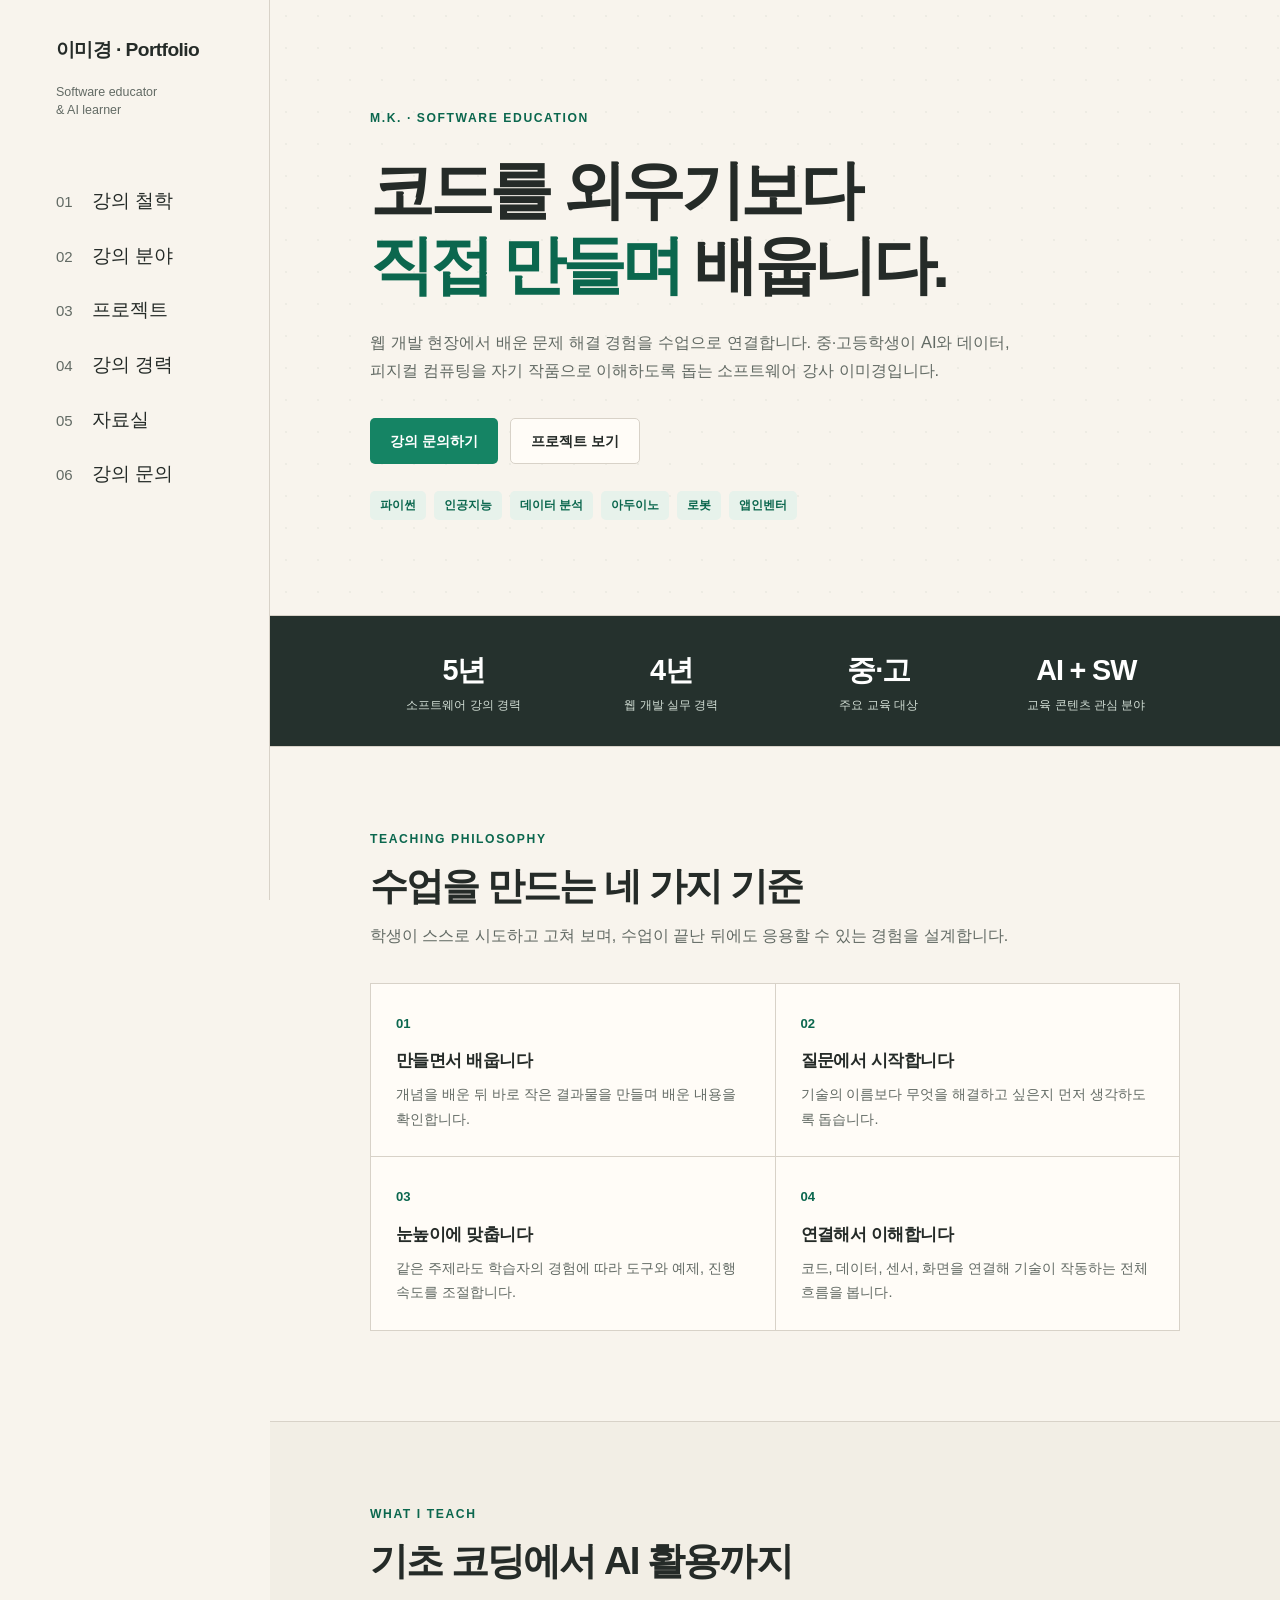
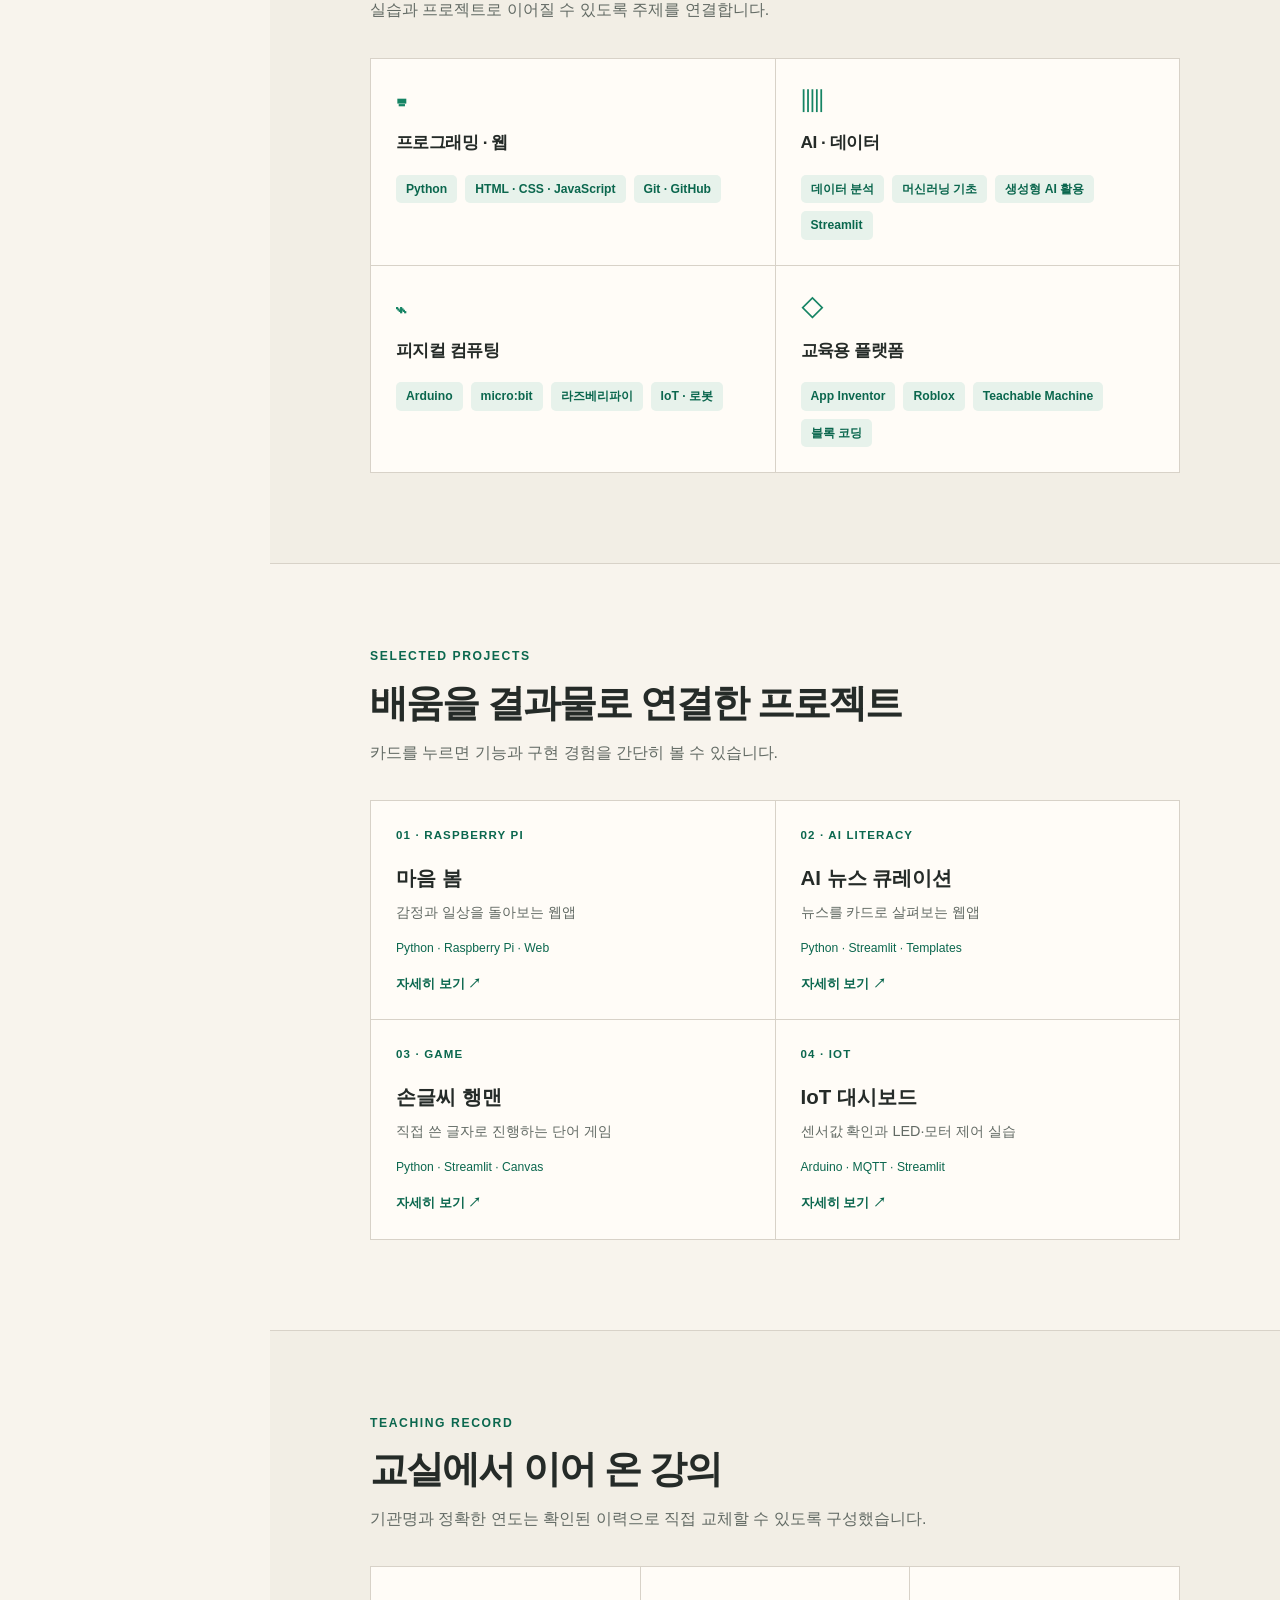
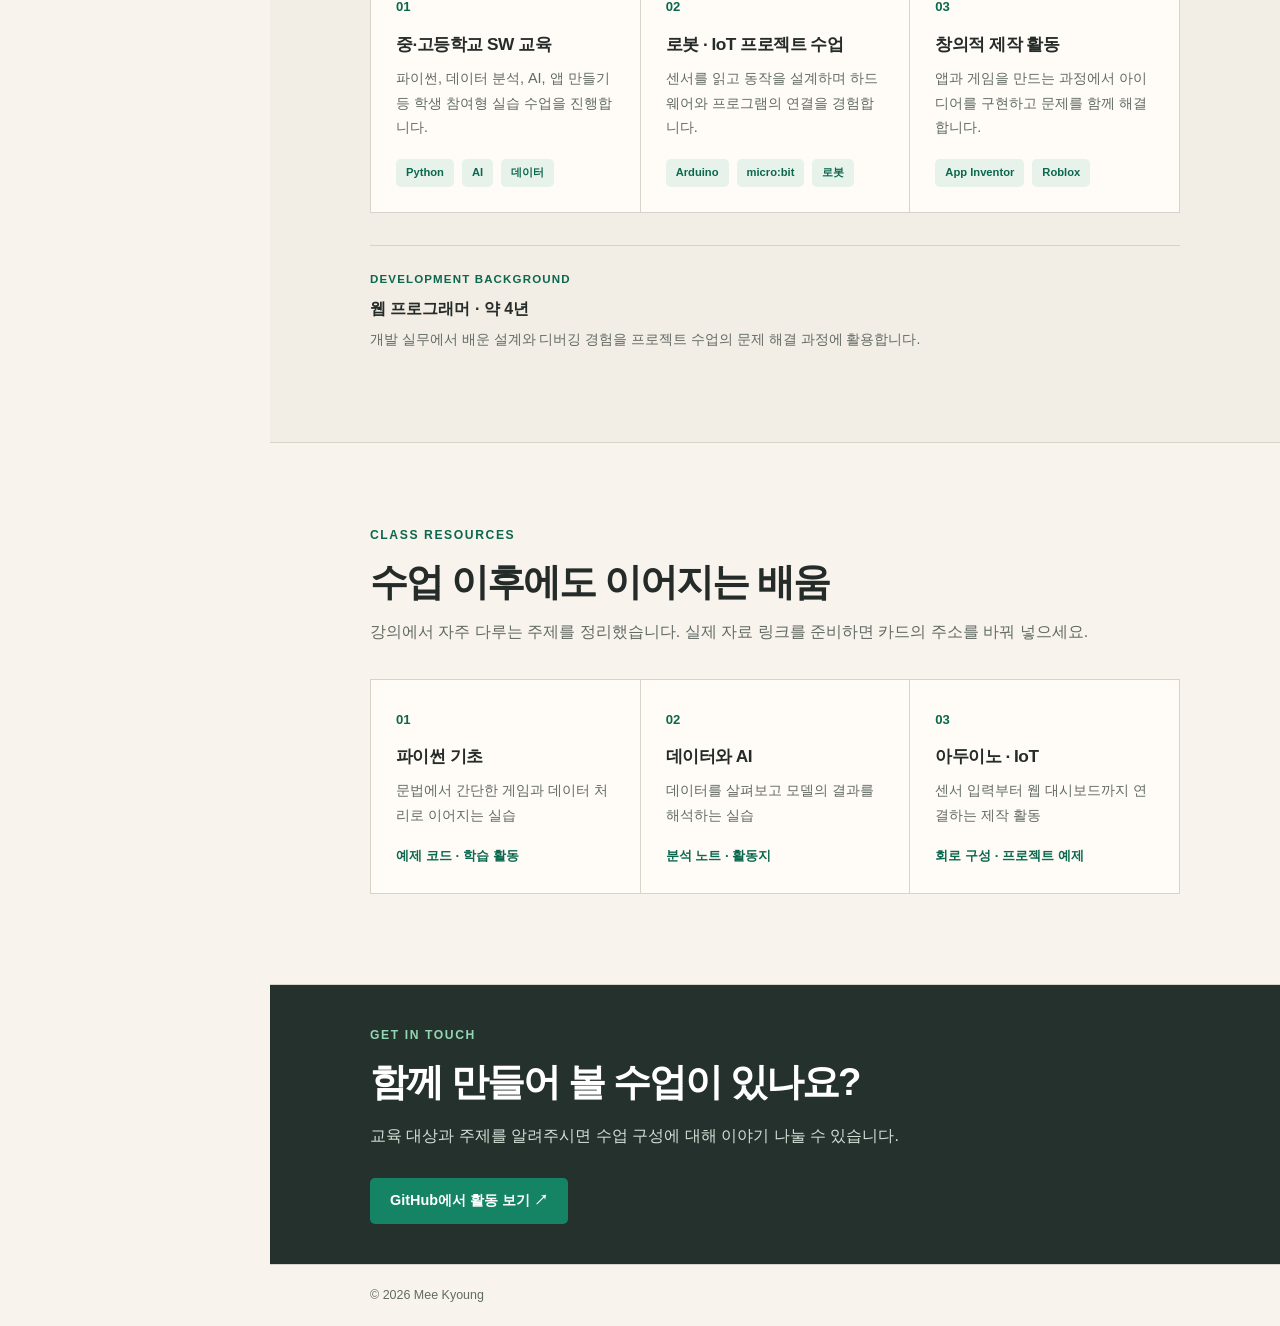
<file: index_f.html>
<!DOCTYPE html>
<html lang="ko">
<head>
  <meta charset="UTF-8">
  <meta name="viewport" content="width=device-width, initial-scale=1.0">
  <meta name="description" content="이미경 소프트웨어 강사의 AI·데이터 분석·피지컬 컴퓨팅 교육 포트폴리오">
  <title>이미경 | 만들면서 배우는 소프트웨어</title>
  <link rel="stylesheet" href="styles_f.css">
  <script src="script_f.js" defer></script>
</head>
<body>
  <!-- 0. 왼쪽 메뉴 시작 -->
  <header class="site-header">
    <nav class="nav" aria-label="주 메뉴">
      <a class="logo" href="#top">
        <strong>이미경 · Portfolio</strong>
        <span>Software educator<br>&amp; AI learner</span>
      </a>

      <button class="menu-toggle" type="button" aria-label="메뉴 열기"
              aria-expanded="false" aria-controls="nav-links">☰</button>

      <div class="nav-links" id="nav-links">
        <a href="#philosophy"><small>01</small>강의 철학</a>
        <a href="#skills"><small>02</small>강의 분야</a>
        <a href="#projects"><small>03</small>프로젝트</a>
        <a href="#career"><small>04</small>강의 경력</a>
        <a href="#resources"><small>05</small>자료실</a>
        <a href="#contact"><small>06</small>강의 문의</a>
      </div>
    </nav>
  </header>
  <!-- 0. 왼쪽 메뉴 끝 -->

  <main>
    <!-- 1. 첫 화면 소개 시작 -->
    <section class="hero" id="top">
      <div class="wrap hero-grid">
        <div class="hero-copy">
          <p class="eyebrow">M.K. · SOFTWARE EDUCATION</p>
          <h1>코드를 외우기보다<br><span class="highlight">직접 만들며</span> 배웁니다.</h1>
          <p class="hero-description">웹 개발 현장에서 배운 문제 해결 경험을 수업으로 연결합니다. 중·고등학생이 AI와 데이터, 피지컬 컴퓨팅을 자기 작품으로 이해하도록 돕는 소프트웨어 강사 이미경입니다.</p>
          <div class="hero-buttons">
            <a class="btn btn-primary" href="#contact">강의 문의하기</a>
            <a class="btn btn-secondary" href="#projects">프로젝트 보기</a>
          </div>
          <div class="hero-tags" aria-label="주요 강의 주제">
              <span>파이썬</span><span>인공지능</span><span>데이터 분석</span><span>아두이노</span><span>로봇</span><span>앱인벤터</span>
          </div>
        </div>
      </div>
    </section>
    <!-- 1. 첫 화면 소개 끝 -->

    <!-- 2. 경력 요약 숫자 시작 -->
    <section class="numbers" aria-label="경력 요약">
      <div class="wrap number-grid">
        <div><strong>5년</strong><span>소프트웨어 강의 경력</span></div>
        <div><strong>4년</strong><span>웹 개발 실무 경력</span></div>
        <div><strong>중·고</strong><span>주요 교육 대상</span></div>
        <div><strong>AI + SW</strong><span>교육 콘텐츠 관심 분야</span></div>
      </div>
    </section>
    <!-- 2. 경력 요약 숫자 끝 -->

    <!-- 3. 강의 철학 시작 -->
    <section class="section" id="philosophy">
      <div class="wrap">
        <p class="section-label">TEACHING PHILOSOPHY</p>
        <h2>수업을 만드는 네 가지 기준</h2>
        <p class="section-lead">학생이 스스로 시도하고 고쳐 보며, 수업이 끝난 뒤에도 응용할 수 있는 경험을 설계합니다.</p>
        <div class="philosophy-grid">
          <article class="soft-card">
              <span class="card-number">01</span>
            <h3>만들면서 배웁니다</h3>
            <p>개념을 배운 뒤 바로 작은 결과물을 만들며 배운 내용을 확인합니다.</p>
          </article>
          <article class="soft-card">
              <span class="card-number">02</span>
            <h3>질문에서 시작합니다</h3>
            <p>기술의 이름보다 무엇을 해결하고 싶은지 먼저 생각하도록 돕습니다.</p>
          </article>
          <article class="soft-card">
              <span class="card-number">03</span>
            <h3>눈높이에 맞춥니다</h3>
            <p>같은 주제라도 학습자의 경험에 따라 도구와 예제, 진행 속도를 조절합니다.</p>
          </article>
          <article class="soft-card">
              <span class="card-number">04</span>
            <h3>연결해서 이해합니다</h3>
            <p>코드, 데이터, 센서, 화면을 연결해 기술이 작동하는 전체 흐름을 봅니다.</p>
          </article>
        </div>
      </div>
    </section>
    <!-- 3. 강의 철학 끝 -->

    <!-- 4. 강의 분야 시작 -->
    <section class="section section-tint" id="skills">
      <div class="wrap">
        <p class="section-label">WHAT I TEACH</p>
        <h2>기초 코딩에서 AI 활용까지</h2>
        <p class="section-lead">실습과 프로젝트로 이어질 수 있도록 주제를 연결합니다.</p>
        <div class="skill-grid">
          <article class="skill-card">
              <span class="skill-icon">⌨</span>
            <h3>프로그래밍 · 웹</h3>
            <div class="pill-list">
              <span>Python</span>
              <span>HTML · CSS · JavaScript</span>
              <span>Git · GitHub</span>
            </div>
          </article>
          <article class="skill-card">
              <span class="skill-icon">▥</span>
            <h3>AI · 데이터</h3>
            <div class="pill-list">
              <span>데이터 분석</span>
              <span>머신러닝 기초</span>
              <span>생성형 AI 활용</span>
              <span>Streamlit</span>
            </div>
          </article>
          <article class="skill-card">
              <span class="skill-icon">⌁</span>
            <h3>피지컬 컴퓨팅</h3>
            <div class="pill-list">
              <span>Arduino</span>
              <span>micro:bit</span>
              <span>라즈베리파이</span>
              <span>IoT · 로봇</span>
            </div>
          </article>
          <article class="skill-card">
              <span class="skill-icon">◇</span>
            <h3>교육용 플랫폼</h3>
            <div class="pill-list">
              <span>App Inventor</span>
              <span>Roblox</span>
              <span>Teachable Machine</span>
              <span>블록 코딩</span>
            </div>
          </article>
        </div>
      </div>
    </section>
    <!-- 4. 강의 분야 끝 -->

    <!-- 5. 프로젝트 시작 -->
    <section class="section" id="projects">
      <div class="wrap">
        <p class="section-label">SELECTED PROJECTS</p>
        <h2>배움을 결과물로 연결한 프로젝트</h2>
        <p class="section-lead">카드를 누르면 기능과 구현 경험을 간단히 볼 수 있습니다.</p>
        <div class="project-grid">
          <!-- 5-1. 마음 봄 카드 시작 -->
          <button class="project-card" type="button" data-project="maeum" aria-haspopup="dialog">
              <span class="project-top">01 · RASPBERRY PI</span>
            <strong>마음 봄</strong>
              <span>감정과 일상을 돌아보는 웹앱</span>
              <span class="project-tech">Python · Raspberry Pi · Web</span>
              <span class="project-more">자세히 보기 ↗</span>
          </button>
          <!-- 5-1. 마음 봄 카드 끝 -->
          <!-- 5-2. AI 뉴스 카드 시작 -->
          <button class="project-card" type="button" data-project="news" aria-haspopup="dialog">
              <span class="project-top">02 · AI LITERACY</span>
            <strong>AI 뉴스 큐레이션</strong>
              <span>뉴스를 카드로 살펴보는 웹앱</span>
              <span class="project-tech">Python · Streamlit · Templates</span>
              <span class="project-more">자세히 보기 ↗</span>
          </button>
          <!-- 5-2. AI 뉴스 카드 끝 -->
          <!-- 5-3. 행맨 카드 시작 -->
          <button class="project-card" type="button" data-project="hangman" aria-haspopup="dialog">
              <span class="project-top">03 · GAME</span>
            <strong>손글씨 행맨</strong>
              <span>직접 쓴 글자로 진행하는 단어 게임</span>
              <span class="project-tech">Python · Streamlit · Canvas</span>
              <span class="project-more">자세히 보기 ↗</span>
          </button>
          <!-- 5-3. 행맨 카드 끝 -->
          <!-- 5-4. IoT 카드 시작 -->
          <button class="project-card" type="button" data-project="iot" aria-haspopup="dialog">
              <span class="project-top">04 · IOT</span>
            <strong>IoT 대시보드</strong>
              <span>센서값 확인과 LED·모터 제어 실습</span>
              <span class="project-tech">Arduino · MQTT · Streamlit</span>
              <span class="project-more">자세히 보기 ↗</span>
          </button>
          <!-- 5-4. IoT 카드 끝 -->
        </div>
      </div>
    </section>
    <!-- 5. 프로젝트 끝 -->

    <!-- 6. 강의 경력 시작 -->
    <section class="section section-tint" id="career">
      <div class="wrap">
        <p class="section-label">TEACHING RECORD</p>
        <h2>교실에서 이어 온 강의</h2>
        <p class="section-lead">기관명과 정확한 연도는 확인된 이력으로 직접 교체할 수 있도록 구성했습니다.</p>
        <div class="career-grid">
          <article class="career-card">
              <span>01</span>
            <h3>중·고등학교 SW 교육</h3>
            <p>파이썬, 데이터 분석, AI, 앱 만들기 등 학생 참여형 실습 수업을 진행합니다.</p>
            <div class="pill-list">
              <span>Python</span>
              <span>AI</span>
              <span>데이터</span>
            </div>
          </article>
          <article class="career-card">
              <span>02</span>
            <h3>로봇 · IoT 프로젝트 수업</h3>
            <p>센서를 읽고 동작을 설계하며 하드웨어와 프로그램의 연결을 경험합니다.</p>
            <div class="pill-list">
              <span>Arduino</span>
              <span>micro:bit</span>
              <span>로봇</span>
            </div>
          </article>
          <article class="career-card">
              <span>03</span>
            <h3>창의적 제작 활동</h3>
            <p>앱과 게임을 만드는 과정에서 아이디어를 구현하고 문제를 함께 해결합니다.</p>
            <div class="pill-list">
              <span>App Inventor</span>
              <span>Roblox</span>
            </div>
          </article>
        </div>
        <div class="background"><span>DEVELOPMENT BACKGROUND</span><strong>웹 프로그래머 · 약 4년</strong><p>개발 실무에서 배운 설계와 디버깅 경험을 프로젝트 수업의 문제 해결 과정에 활용합니다.</p></div>
      </div>
    </section>
    <!-- 6. 강의 경력 끝 -->

    <!-- 7. 자료실 시작 -->
    <section class="section" id="resources">
      <div class="wrap">
        <p class="section-label">CLASS RESOURCES</p>
        <h2>수업 이후에도 이어지는 배움</h2>
        <p class="section-lead">강의에서 자주 다루는 주제를 정리했습니다. 실제 자료 링크를 준비하면 카드의 주소를 바꿔 넣으세요.</p>
        <div class="resource-grid">
          <article class="resource-card">
              <span>01</span>
            <h3>파이썬 기초</h3>
            <p>문법에서 간단한 게임과 데이터 처리로 이어지는 실습</p>
              <small>예제 코드 · 학습 활동</small>
          </article>
          <article class="resource-card">
              <span>02</span>
            <h3>데이터와 AI</h3>
            <p>데이터를 살펴보고 모델의 결과를 해석하는 실습</p>
              <small>분석 노트 · 활동지</small>
          </article>
          <article class="resource-card">
              <span>03</span>
            <h3>아두이노 · IoT</h3>
            <p>센서 입력부터 웹 대시보드까지 연결하는 제작 활동</p>
              <small>회로 구성 · 프로젝트 예제</small>
          </article>
        </div>
      </div>
    </section>
    <!-- 7. 자료실 끝 -->

    <!-- 8. 강의 문의 시작 -->
    <section class="contact" id="contact">
      <div class="wrap contact-inner">
        <p class="section-label">GET IN TOUCH</p>
        <h2>함께 만들어 볼 수업이 있나요?</h2>
        <p>교육 대상과 주제를 알려주시면 수업 구성에 대해 이야기 나눌 수 있습니다.</p>
        <a class="btn btn-primary" href="https://github.com/huduby777" target="_blank" rel="noopener noreferrer">GitHub에서 활동 보기 ↗</a>
        <!-- 이메일을 공개하려면 위 버튼 아래에 <a href="mailto:이메일주소">이메일주소</a>를 추가하세요. -->
      </div>
    </section>
    <!-- 8. 강의 문의 끝 -->
  </main>

  <!-- 9. 화면 오른쪽 아래 TOP 버튼 시작 -->
  <button class="back-to-top" id="back-to-top" type="button" aria-label="맨 위로 이동">TOP ↑</button>
  <!-- 9. 화면 오른쪽 아래 TOP 버튼 끝 -->

  <!-- 10. 프로젝트 상세 팝업 시작 -->
  <dialog class="project-dialog" id="project-dialog" aria-labelledby="dialog-title">
    <button class="dialog-close" type="button" aria-label="닫기">×</button>
    <p class="section-label" id="dialog-category"></p>
    <h2 id="dialog-title"></h2>
    <div id="dialog-details"></div>
  </dialog>
  <!-- 10. 프로젝트 상세 팝업 끝 -->

  <!-- 11. 푸터 시작 -->
  <footer class="footer"><div class="wrap"><span>© <span id="year"></span> Mee Kyoung </span>&nbsp;</div></footer>
  <!-- 11. 푸터 끝 -->
</body>
</html>
</file>
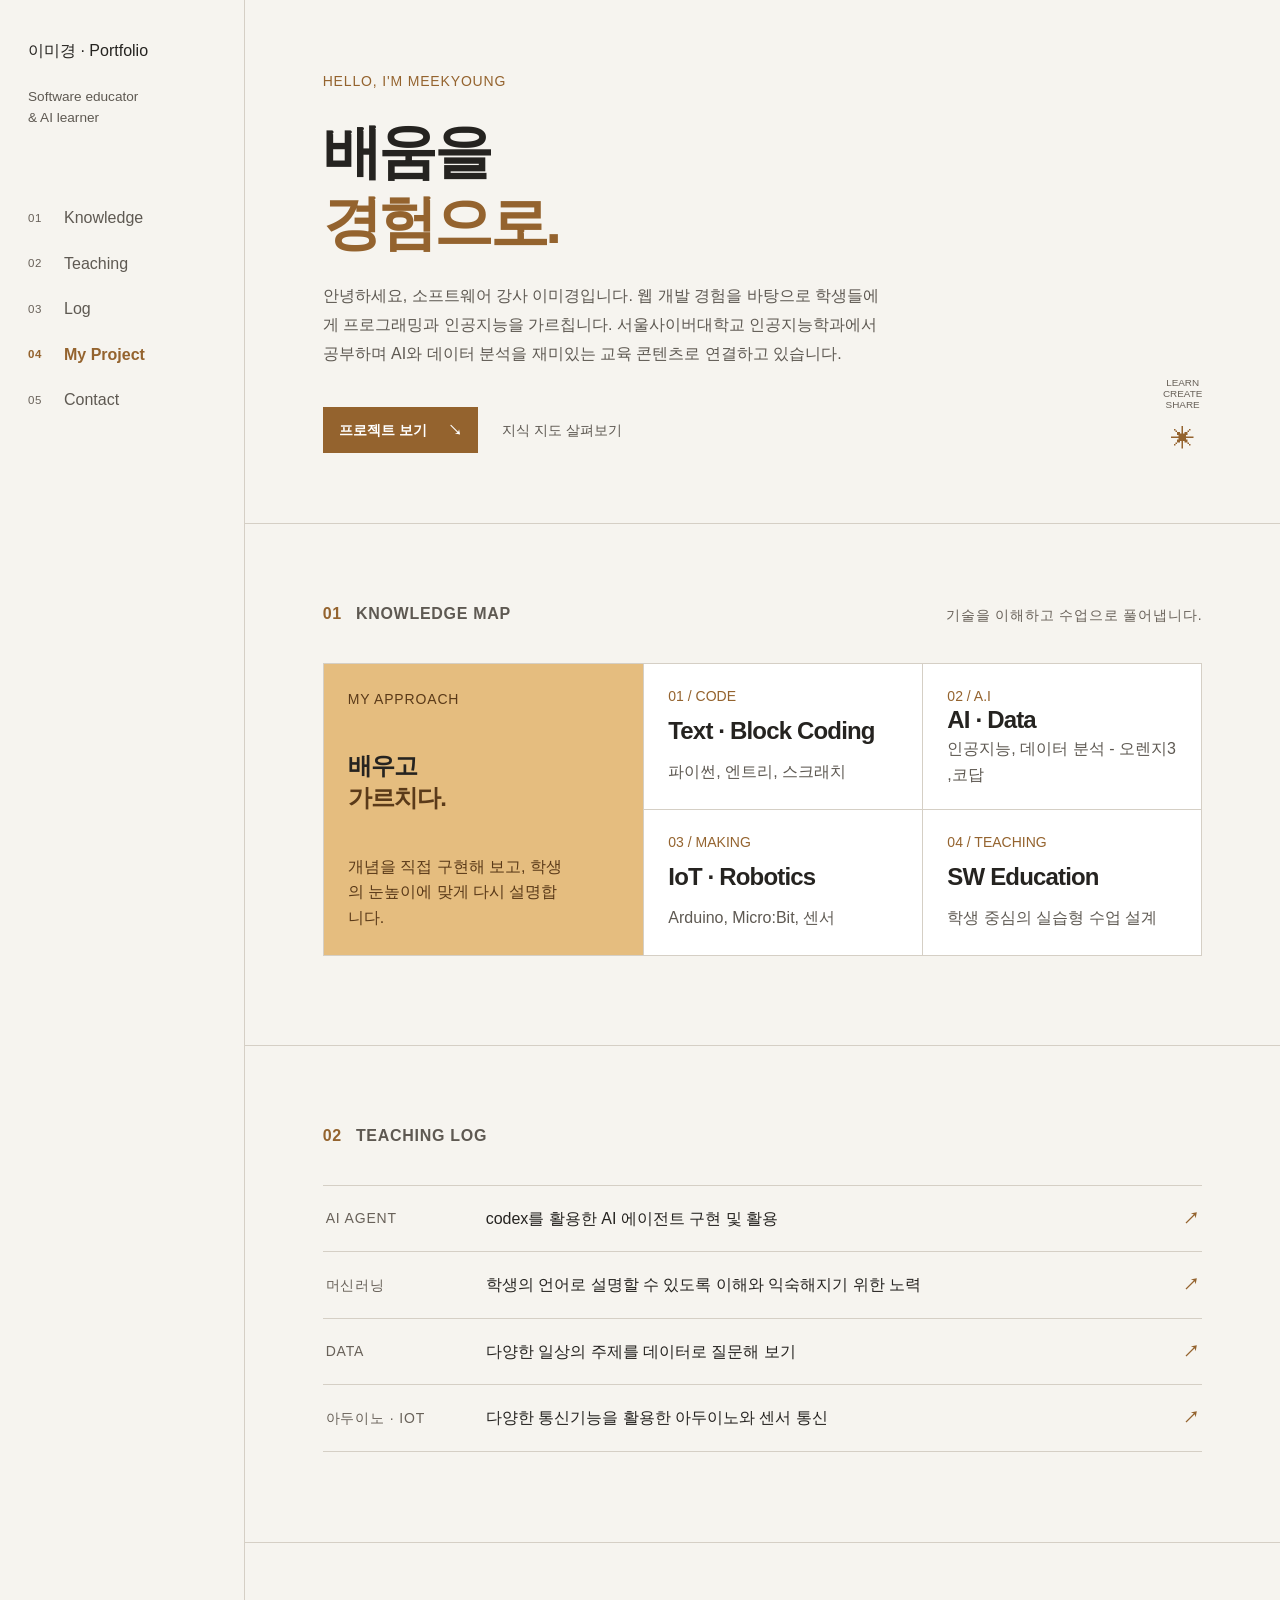
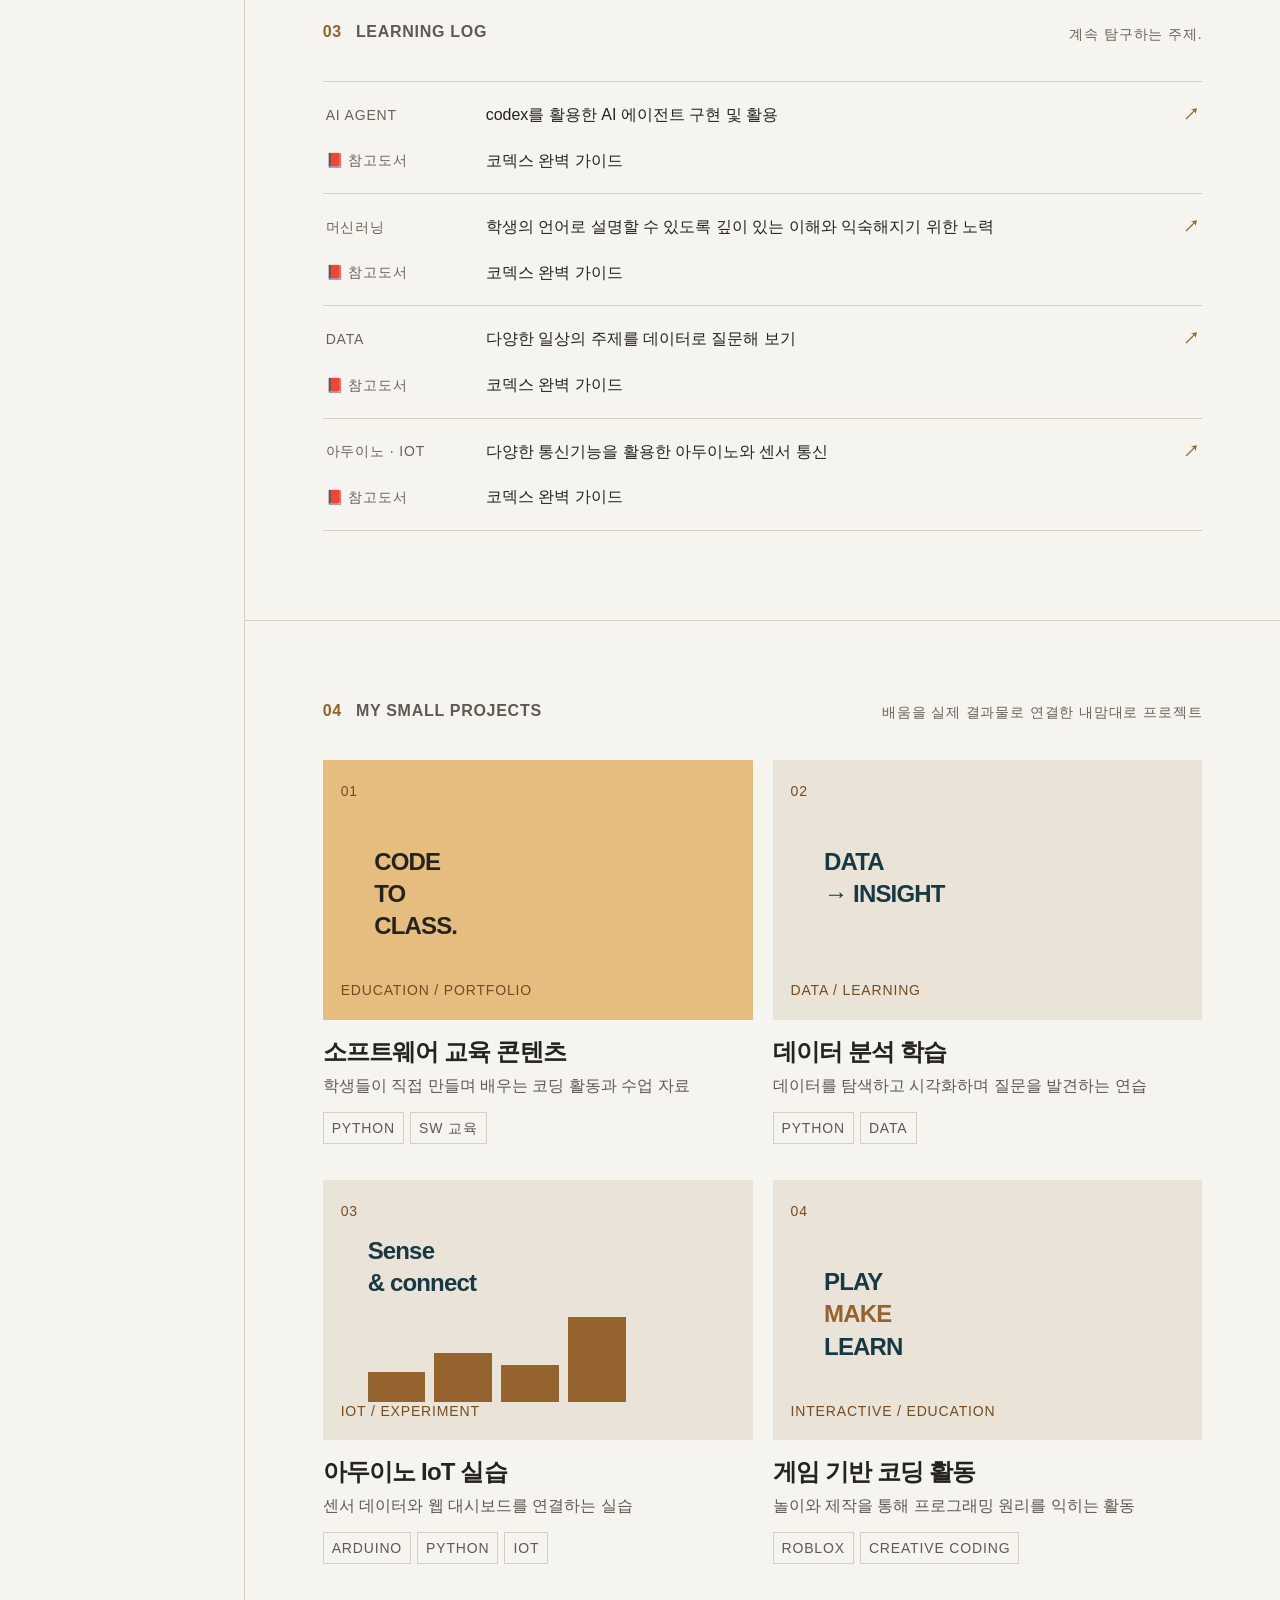
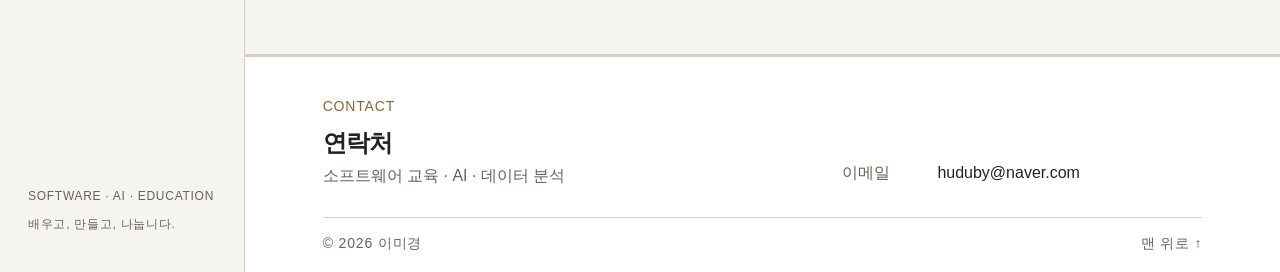
<file: light.html>
<!doctype html>
<html lang="ko">
  <head>
    <meta name="viewport" content="width=device-width, initial-scale=1">
    <title>이미경 | 소프트웨어 교육 포트폴리오</title>
    <link rel="stylesheet" href="styles_light.css">
    <script defer src="script_light.js"></script>
  </head>
  <body>
    <div class="site-frame">
      <aside class="sidebar">
        <span>이미경 · Portfolio</span>
        <p class="role">Software educator<br/>& AI learner</p>
        <nav class="side-nav">
          <a href="#knowledge"><span>01</span> Knowledge </a>
          <a href="#teaching"><span>02</span> Teaching </a>
          <a href="#learning"><span>03</span> Log </a>
          <a href="#projects"><span>04</span> My Project </a>
          <a href="#contact"><span>05</span> Contact </a>
        </nav>
        <div class="sidebar-bottom">
          <span>SOFTWARE · AI · EDUCATION</span>
          <span>배우고, 만들고, 나눕니다.</span>
        </div>
      </aside>
      <main id="top" class="content">
        <section id="about" class="intro section-block">
          <div class="intro-content">
            <p class="label">HELLO, I'M MEEKYOUNG</p>
            <h1>배움을<br/><em>경험으로.</em></h1>
            <p class="intro-text">
              안녕하세요, 소프트웨어 강사 이미경입니다. 웹 개발 경험을 바탕으로
              학생들에게 프로그래밍과 인공지능을 가르칩니다. 서울사이버대학교
              인공지능학과에서 공부하며 AI와 데이터 분석을 재미있는 교육
              콘텐츠로 연결하고 있습니다.
            </p>
            <div class="intro-links">
              <a class="button" href="#projects">프로젝트 보기 <span>↘</span></a>
              <a class="under-link" href="#knowledge">지식 지도 살펴보기</a>
            </div>
          </div>
          <div class="intro-stamp">
            <span>LEARN<br>CREATE<br>SHARE</span><b>✳</b>
          </div>
        </section>

        <!-- knowledge map -->
        <section id="knowledge" class="section-block">
          <div class="section-head">
            <div class="section-meta">
              <span>01</span><span>Knowledge map</span>
            </div>
            <p>기술을 이해하고 수업으로 풀어냅니다.</p>
          </div>
          <div class="knowledge-grid">
            <div class="knowledge-feature">
              <span class="label">MY APPROACH</span><strong>배우고<br><em>가르치다.</em></strong>
              <p>개념을 직접 구현해 보고, 학생의 눈높이에 맞게 다시 설명합니다.</p>
            </div>
            <div class="knowledge-item">
              <span>01 / CODE</span><strong>Text · Block Coding</strong>
              <p>파이썬, 엔트리, 스크래치</p>
            </div>
            <div class="knowledge-item">
              <span>02 / A.I</span><strong>AI · Data</strong>
              <p>인공지능, 데이터 분석 - 오렌지3 ,코답</p>
            </div>
            <div class="knowledge-item">
              <span>03 / MAKING</span><strong>IoT · Robotics</strong>
              <p>Arduino, Micro:Bit, 센서 </p>
            </div>
            <div class="knowledge-item">
              <span>04 / TEACHING</span><strong>SW Education</strong>
              <p>학생 중심의 실습형 수업 설계</p>
            </div>
          </div>
        </section>

         <!-- teaching  -->
        <section id="teaching" class="section-block">
          <div class="section-head">
            <div class="section-meta">
              <span>02</span><span>Teaching log</span>
            </div>
          </div>
          <div class="log-list">
            <div class="log-row">
              <span>AI Agent</span><strong>codex를 활용한 AI 에이전트 구현 및 활용</strong><b>↗</b>
            </div>            
            <div class="log-row">
              <span>머신러닝</span><strong>학생의 언어로 설명할 수 있도록 이해와 익숙해지기 위한 노력</strong><b>↗</b>
            </div>
            <div class="log-row">
              <span>DATA</span><strong>다양한 일상의 주제를 데이터로 질문해 보기 </strong><b>↗</b>
            </div>
            <div class="log-row">
              <span>아두이노 · IoT</span><strong>다양한 통신기능을 활용한 아두이노와 센서 통신</strong><b>↗</b>
            </div>
          </div>
        </section>


        <!-- learning -->
        <section id="learning" class="section-block">
          <div class="section-head">
            <div class="section-meta">
              <span>03</span><span>Learning log</span>
            </div>
            <p>계속 탐구하는 주제.</p>
          </div>
          <div class="log-list">
            <div class="log-row">
              <span>AI Agent</span><strong>codex를 활용한 AI 에이전트 구현 및 활용</strong><b>↗</b>
              <span>📕 참고도서</span><strong>코덱스 완벽 가이드</strong>
            </div>            
            <div class="log-row">
              <span>머신러닝</span><strong>학생의 언어로 설명할 수 있도록 깊이 있는 이해와 익숙해지기 위한 노력</strong><b>↗</b>
              <span>📕 참고도서</span><strong>코덱스 완벽 가이드</strong>
            </div>
            <div class="log-row">
              <span>DATA</span><strong>다양한 일상의 주제를 데이터로 질문해 보기 </strong><b>↗</b>
              <span>📕 참고도서</span><strong>코덱스 완벽 가이드</strong>
            </div>
            <div class="log-row">
              <span>아두이노 · IoT</span><strong>다양한 통신기능을 활용한 아두이노와 센서 통신</strong><b>↗</b>
              <span>📕 참고도서</span><strong>코덱스 완벽 가이드</strong>
            </div>
          </div>
        </section>

        <!-- projects -->
        <section id="projects" class="section-block">
          <div class="section-head">
            <div class="section-meta"><span>04</span><span>My Small Projects</span></div>
            <p>배움을 실제 결과물로 연결한 내맘대로 프로젝트</p>
          </div>
          <div class="projects-grid">
            <article class="project-card">
              <div class="project-art art-archive">
                <span>01</span><b>CODE<br>TO<br>CLASS.</b><i>education / portfolio</i>
              </div>
              <div class="project-copy">
                <div>
                  <h3>소프트웨어 교육 콘텐츠</h3>
                  <p>학생들이 직접 만들며 배우는 코딩 활동과 수업 자료</p>
                </div>
              </div>
              <div class="tags"><span>Python</span><span>SW 교육</span></div>
            </article>
            <article class="project-card">
              <div class="project-art art-timer">
                <span>02</span><b>DATA<br>→ INSIGHT</b><i>data / learning</i>
              </div>
              <div class="project-copy">
                <div>
                  <h3>데이터 분석 학습</h3>
                  <p>데이터를 탐색하고 시각화하며 질문을 발견하는 연습</p>
                </div>
              </div>
              <div class="tags"><span>Python</span><span>Data</span></div>
            </article>
            <article class="project-card">
              <div class="project-art art-dashboard">
                <span>03</span>
                <div class="mini-chart">
                  <b>Sense<br>& connect</b>
                  <div><i></i><i></i><i></i><i></i></div>
                </div>
                <i>IoT / experiment</i>
              </div>
              <div class="project-copy">
                <div>
                  <h3>아두이노 IoT 실습</h3>
                  <p>센서 데이터와 웹 대시보드를 연결하는 실습</p>
                </div>
              </div>
              <div class="tags">
                <span>Arduino</span><span>Python</span><span>IoT</span>
              </div>
            </article>
            <article class="project-card">
              <div class="project-art art-experiment">
                <span>04</span><b>PLAY<br><em>MAKE</em><br>LEARN</b><i>interactive / education</i>
              </div>
              <div class="project-copy">
                <div>
                  <h3>게임 기반 코딩 활동</h3>
                  <p>놀이와 제작을 통해 프로그래밍 원리를 익히는 활동</p>
                </div>
              </div>
              <div class="tags">
                <span>Roblox</span><span>Creative coding</span>
              </div>
            </article>
          </div>
        </section>

        
        <footer class="contact-footer">
          <div class="footer-main">
            <div class="footer-intro">
              <span class="label">CONTACT</span>
              <h2>연락처</h2><p>소프트웨어 교육 · AI · 데이터 분석</p>
            </div>
            <dl class="contact-details">
              <div>
                <dt>&nbsp;</dt>
                <dd>&nbsp;</dd>
              </div>
              <div>
                <dt>&nbsp;</dt>
                <dd>&nbsp;</dd>
              </div>
              <div>
                <dt>이메일</dt>
                <dd>huduby@naver.com</dd>
              </div>
            </dl>
          </div>
          <div class="footer-line">
            <span>© 2026 이미경</span><a href="#top">맨 위로 ↑</a>
          </div>
        </footer>
      </main>
    </div>
  </body>
</html>
</file>
<file: styles_dark.css>
:root {
  --bg: #1c1b1a;
  --surface: #292725;
  --surface-soft: #332f2b;
  --text: #e8e4df;
  --muted: #aaa29a;
  --line: #48423c;
  --accent: #d6a85f;
  --body-font: "Manrope", sans-serif;
  --meta-font: "Manrope", sans-serif;
}

* { box-sizing: border-box; }
html { scroll-behavior: smooth; }
body { margin: 0; background: var(--bg); color: var(--text); font: 16px/1.6 var(--body-font); }
a { color: inherit; text-decoration: none; }
button { font: inherit; }

/* 공통 글자 스타일 */
.section-meta, .label, .side-nav a span, .sidebar-bottom,
.section-head > p, .project-art > span, .project-art > i,
.tags span, .log-row span, .footer-line {
  font-family: var(--meta-font);
  text-transform: uppercase;
  letter-spacing: 0.06em;
}

.section-meta { display: flex; align-items: center; gap: 14px; color: var(--muted); font-size: 0.9rem; }
.section-meta span:first-child, .label, .project-arrow, .log-row b { color: var(--accent); }
.label { margin: 0; font-size: 0.75rem; }

/* 전체 배치 */
.site-frame {
  display: grid;
  grid-template-columns: 245px minmax(0, 1fr);
  max-width: 1400px;
  margin: auto;
}
.sidebar {
  position: sticky;
  top: 0;
  display: flex;
  flex-direction: column;
  padding: 38px 28px;
  border-right: 1px solid var(--line);
}
.content { min-width: 0; }
.section-block { padding: 50px 7.5%; border-bottom: 1px solid var(--line); }
.section-head { display: flex; align-items: flex-end; justify-content: space-between; margin-bottom: 30px; }
.section-head > p { margin: 0; color: #817970; font-size: 0.68rem; }

/* 왼쪽 메뉴 */
.identity { display: flex; align-items: center; gap: 12px; font-size: 0.95rem; font-weight: 700; }
.identity-mark {
  display: grid;
  width: 31px;
  height: 31px;
  place-items: center;
  border-radius: 50%;
  background: var(--accent);
  color: var(--bg);
  font: 0.68rem var(--meta-font);
}
.role { margin: 22px 0 76px; color: var(--muted); font-size: 0.85rem; }
.side-nav { display: grid; gap: 20px; }
.side-nav a { display: flex; align-items: center; gap: 14px; color: var(--muted); font-size: 1rem; }
.side-nav a span { width: 22px; color: #756e66; font-size: 0.72rem; }
.side-nav a:hover, .side-nav a.active { color: var(--text); }
.side-nav a.active span { color: var(--accent); }
.sidebar-bottom { display: grid; gap: 9px; margin-top: auto; color: #756e66; font-size: 0.64rem; }
.availability { color: var(--muted); }
.availability i { display: inline-block; width: 6px; height: 6px; margin-right: 7px; border-radius: 50%; background: var(--accent); }

/* 소개 */
.intro {
  position: relative;
  display: grid;
  grid-template-columns: 130px 1fr auto;
  gap: 40px;
  min-height: 620px;
  padding-top: 72px;
}
.intro-content h1 { margin: 38px 0 32px; font-size: clamp(4rem, 8vw, 8.7rem); line-height: 0.88; letter-spacing: -0.1em; }
h1 em, h2 em { color: var(--accent); font-style: italic; }
.intro-text, .body-copy { color: var(--muted); line-height: 1.8; }
.intro-text { max-width: 420px; margin: 0; }
.intro-links { display: flex; align-items: center; gap: 24px; margin-top: 38px; }
.button { padding: 12px 16px; background: var(--accent); color: var(--bg); font-size: 0.75rem; font-weight: 700; }
.button span { margin-left: 18px; }
.under-link, .contact-mail { color: var(--muted); font-size: 0.85rem; }
.intro-stamp {
  align-self: end;
  display: flex;
  flex-direction: column;
  align-items: center;
  gap: 15px;
  color: #756e66;
  font: 0.62rem var(--meta-font);
  text-align: center;
}
.intro-stamp b { color: var(--accent); font: 2.2rem var(--body-font); }

/* 지식 영역 */
.knowledge-grid {
  display: grid;
  grid-template-columns: 1.15fr 1fr 1fr;
  grid-template-rows: repeat(2, 145px);
  gap: 1px;
  border: 1px solid var(--line);
  background: var(--line);
}
.knowledge-feature, .knowledge-item { display: flex; flex-direction: column; justify-content: space-between; padding: 24px; }
.knowledge-feature { grid-row: 1 / 3; background: var(--accent); color: var(--bg); }
.knowledge-feature .label { color: #55432b; }
.knowledge-feature strong { font-size: 2.9rem; line-height: 0.9; letter-spacing: -0.08em; }
.knowledge-feature strong em { font-style: italic; }
.knowledge-feature p, .knowledge-item p { margin: 0; font-size: 0.78rem; }
.knowledge-feature p { max-width: 220px; }
.knowledge-item { background: var(--surface); }
.knowledge-item > span { color: var(--accent); font: 0.68rem var(--meta-font); }
.knowledge-item strong { font-size: 1.55rem; }
.knowledge-item p { color: var(--muted); }

/* 프로젝트 */
.projects-grid { display: grid; grid-template-columns: repeat(2, minmax(0, 1fr)); gap: 36px 20px; }
.project-card { min-width: 0; }
.project-trigger { cursor: pointer; }
.project-art { position: relative; height: 260px; overflow: hidden; padding: 18px; background: var(--surface-soft); }
.project-art > span, .project-art > i { color: var(--accent); font-size: 0.65rem; }
.project-art > i { position: absolute; bottom: 18px; left: 18px; font-style: normal; }
.project-art > b { position: absolute; top: 28%; left: 12%; font-size: 3.5rem; line-height: 0.88; letter-spacing: -0.08em; }
.project-art em { color: var(--accent); }
.art-archive { background: var(--accent); color: var(--bg); }
.art-archive > span, .art-archive > i { color: #55432b; }
.art-timer, .art-dashboard, .art-experiment { background: var(--surface-soft); }
.mini-chart { position: absolute; inset: 55px 45px 38px; display: flex; flex-direction: column; justify-content: space-between; }
.mini-chart b { font-size: 1.8rem; line-height: 0.9; }
.mini-chart > div { display: flex; align-items: end; gap: 9px; height: 85px; }
.mini-chart i { width: 17%; background: var(--accent); }
.mini-chart i:nth-child(1) { height: 35%; }
.mini-chart i:nth-child(2) { height: 58%; }
.mini-chart i:nth-child(3) { height: 44%; }
.mini-chart i:nth-child(4) { height: 100%; }
.view-hint { position: absolute; right: 18px; bottom: 18px; color: var(--text); font: 0.62rem var(--meta-font); font-style: normal; }
.project-copy { display: flex; justify-content: space-between; gap: 16px; padding-top: 16px; }
.project-copy h3 { margin: 0 0 5px; font-size: 1.1rem; }
.project-copy p { margin: 0; color: var(--muted); font-size: 0.78rem; }
.tags { display: flex; gap: 6px; margin-top: 13px; }
.tags span { padding: 4px 8px; border: 1px solid var(--line); color: var(--muted); font-size: 0.62rem; }

/* 교육, 학습 기록, 연락처 */
.split-section, .contact-footer { display: grid; grid-template-columns: 130px 1fr; gap: 40px; }
.split-section h2, .contact-content h2 { line-height: 0.95; letter-spacing: -0.08em; }
.split-section h2 { margin: 30px 0; font-size: clamp(2.2rem, 4.5vw, 4.7rem); }
.body-copy { max-width: 550px; font-size: 0.9rem; }
.log-list, .footer-line { border-top: 1px solid var(--line); }
.log-row {
  display: grid;
  grid-template-columns: 140px 1fr 30px;
  gap: 20px;
  align-items: center;
  padding: 20px 3px;
  border-bottom: 1px solid var(--line);
}
.log-row span { color: #756e66; font-size: 0.68rem; }
.log-row strong { font-size: 0.9rem; font-weight: 500; }
.log-row b { text-align: right; }
.contact-footer { padding: 10px 10px; background: var(--surface); }
.contact-content h2 { margin:15px; font-size: clamp(2.7rem, 5.5vw, 6rem); }
.contact-mail span { margin-left: 12px; color: var(--accent); }
.footer-line {
  grid-column: 1 / -1;
  display: flex;
  justify-content: space-between;
  padding-top: 10px;
  margin-top: 20px;
  color: #756e66;
  font-size: 0.64rem;
}

/* 프로젝트 상세 창 */
.project-modal { position: fixed; inset: 0; z-index: 20; display: none; align-items: center; justify-content: center; padding: 24px; }
.project-modal.is-open { display: flex; }
.modal-backdrop { position: absolute; inset: 0; background: rgba(10, 9, 8, 0.85); }
.modal-panel {
  position: relative;
  z-index: 1;
  display: grid;
  grid-template-columns: 1fr 1fr;
  width: min(820px, 100%);
  overflow: hidden;
  border: 1px solid var(--line);
  background: var(--surface);
}
.modal-close { position: absolute; top: 10px; right: 14px; z-index: 2; border: 0; background: none; color: var(--text); font-size: 1.7rem; cursor: pointer; }
.modal-image { min-height: 390px; }
.modal-copy { padding: 65px 35px 35px; }
.modal-copy h2 { margin: 22px 0; font-size: 2rem; }
.modal-copy > p:not(.label) { color: var(--muted); font-size: 0.9rem; }
.modal-open { overflow: hidden; }/* Korean headings and content refinements */
.intro { grid-template-columns: 110px minmax(0, 1fr) 68px; min-height: 570px; }
.intro-content h1 { font-size: clamp(3.5rem, 6.2vw, 6.7rem); line-height: 1.13; letter-spacing: -0.085em; word-break: keep-all; }
.split-section h2, .contact-content h2 { line-height: 1.3; letter-spacing: -0.07em; word-break: keep-all; }
.knowledge-feature strong { font-size: clamp(2rem, 3vw, 3rem); line-height: 1.18; }
.knowledge-item strong { font-size: clamp(1.2rem, 1.8vw, 1.6rem); }
.project-art > b { font-size: clamp(2.4rem, 4vw, 3.5rem); }
.section-head > p, .knowledge-item p, .knowledge-feature p, .project-copy p, .body-copy { font-size: 0.9rem; }
.tags span, .label, .project-art > span, .project-art > i, .log-row span, .sidebar-bottom, .footer-line { font-size: 0.75rem; }
.log-row { cursor: default; }
:focus-visible { outline: 2px solid var(--accent); outline-offset: 4px; }
@media (prefers-reduced-motion: reduce) { html { scroll-behavior: auto; } }
@media (max-width: 1050px) {
  .site-frame { grid-template-columns: 205px minmax(0,1fr); }
  .sidebar { padding: 30px 18px; }
  .intro { grid-template-columns: minmax(0,1fr); gap: 18px; min-height: 520px; }
  .intro-stamp { display: none; }
  .knowledge-grid { grid-template-columns: repeat(2,minmax(0,1fr)); grid-template-rows: auto; }
  .knowledge-feature { grid-row: auto; min-height: 225px; }
  .knowledge-item { min-height: 145px; }
}
@media (max-width: 700px) {
  .site-frame { display: block; }
  .sidebar { position: relative; padding: 22px 5%; border-right: 0; border-bottom: 1px solid var(--line); }
  .role, .sidebar-bottom { display: none; }
  .side-nav { display: flex; overflow-x: auto; gap: 22px; margin-top: 20px; padding-bottom: 7px; white-space: nowrap; }
  .side-nav a { gap: 5px; flex: none; font-size: 0.85rem; }
  .section-block { padding: 48px 5%; }
  .intro { min-height: 460px; }
  .intro-content h1 { margin: 25px 0; font-size: clamp(3.3rem, 11vw, 5rem); }
  .section-head { display: block; }
  .section-head > p { margin-top: 12px; }
  .projects-grid { grid-template-columns: 1fr; }
  .split-section, .contact-footer { display: block; padding: 48px 5%; }
  .split-section h2, .contact-content h2 { font-size: clamp(2.2rem, 8vw, 3.7rem); }
  .footer-line { gap: 12px; flex-wrap: wrap; }
}
@media (max-width: 450px) {
  .knowledge-grid { grid-template-columns: 1fr; }
  .knowledge-feature { min-height: 200px; }
  .knowledge-item { min-height: 130px; }
  .intro-links { align-items: flex-start; flex-direction: column; gap: 18px; }
  .log-row { grid-template-columns: 48px minmax(0,1fr) 20px; gap: 10px; }
}

/* 색상 버전 선택 */
.theme-choice { display:flex; flex-wrap:wrap; gap:8px; margin:18px 0 0 43px; }
.theme-link { padding:6px 9px; border:1px solid var(--line); color:var(--muted); font-size:.78rem; line-height:1.4; }
.theme-link:hover, .theme-link:focus-visible { color:var(--text); border-color:var(--accent); }
.theme-dark-page .theme-dark { background:var(--accent); border-color:var(--accent); color:var(--bg); font-weight:700; }
@media(max-width:700px) { .theme-choice { margin:14px 0 0; } }

/* 두 버전 공통: 직립 글자와 간결한 연락처 푸터 */
em, i, h1 em, h2 em, .knowledge-feature strong em, .project-art em { font-style: normal; }
.contact-footer { display: block; padding: 36px 7.5% 18px; background: var(--surface); }
.footer-main { display: flex; justify-content: space-between; align-items: start; gap: 32px; }
.footer-intro h2 { margin: 8px 0 4px; font-size: clamp(1.35rem, 2vw, 1.75rem); line-height: 1.3; letter-spacing: -0.035em; }
.footer-intro > p { margin: 0; color: var(--muted); font-size: .85rem; }
.contact-details { display: grid; gap: 8px; min-width: min(360px, 100%); margin: 0; }
.contact-details > div { display: grid; grid-template-columns: 80px 1fr; gap: 15px; }
.contact-details dt { color: var(--muted); font-size: .85rem; }
.contact-details dd { margin: 0; font-size: .9rem; }
.contact-footer .footer-line { display: flex; justify-content: space-between; gap: 14px; margin-top: 28px; padding-top: 14px; }
.contact-footer .footer-line a:hover { color: var(--accent); }
@media (max-width: 700px) {
  .contact-footer { padding: 30px 5% 18px; }
  .footer-main { flex-direction: column; gap: 20px; }
  .contact-details { min-width: 0; }
  .contact-footer .footer-line { margin-top: 24px; }
}

/* 밝은 버전과 동일한 구성·글자 위계, 어두운 색상은 기존 토큰 유지 */
.intro {
  grid-template-columns: minmax(0, 1fr) auto;
  align-items: center;
  min-height: 490px;
  padding-top: 70px;
  padding-bottom: 70px;
}
.intro-content h1 { font-size: clamp(2.8rem, 5vw, 3.7rem); line-height: 1.2; letter-spacing: -.055em; margin: 24px 0; }
.intro-text { max-width: 560px; font-size: 1rem; }
.intro-stamp { align-self: end; }
.intro .button, .intro .under-link { font-size: .875rem; }
#knowledge, #projects, #learning {
  padding-top: clamp(58px, 6vw, 86px);
  padding-bottom: clamp(62px, 7vw, 96px);
}
.section-head { margin-bottom: 36px; }
.section-head .section-meta { font-weight: 700; letter-spacing: .045em; }
.section-meta, .side-nav a, .identity, .knowledge-item p, .knowledge-feature p,
.project-copy p, .body-copy, .log-row strong, .footer-intro > p,
.contact-details dt, .contact-details dd { font-size: 1rem; }
.label, .tags span, .knowledge-item > span, .project-art > span,
.project-art > i, .log-row span, .footer-line, .section-head > p { font-size: .875rem; }
.knowledge-feature strong, .knowledge-item strong, .project-copy h3,
.footer-intro h2, .mini-chart b, .project-art > b {
  font-size: 1.5rem; line-height: 1.35; letter-spacing: -.035em;
}
.project-art > b { top: 33%; }
.knowledge-feature strong { letter-spacing: -.035em; }
.intro-stamp b { font-size: 1.5rem; }
@media (max-width: 1050px) { .intro { grid-template-columns: minmax(0, 1fr); } }
@media (max-width: 700px) {
  .intro { min-height: 430px; padding-top: 60px; padding-bottom: 60px; }
  .intro-content h1 { font-size: clamp(2.6rem, 9vw, 3.3rem); }
  .section-head { margin-bottom: 28px; }
}
</file>
<file: styles_figma.css>
@import url("https://fonts.googleapis.com/css2?family=IBM+Plex+Mono:wght@400;500;600&family=Noto+Sans+KR:wght@400;500;600;700&display=swap");

:root {
  /* 채도를 낮추고 명도 대비를 부드럽게 조절한 색상 */
  --navy: #2b4257;        /* 기존 #1c3d5e -> 덜 어둡고 차분한 네이비 */
  --navy-soft: #42617d;   /* 기존 #254f76 -> 부드러운 톤의 중간 네이비 */
  --ink: #2c3945;         /* 기존 #1e3347 -> 대비를 살짝 낮춘 먹색(텍스트용) */
  --blue: #648ba8;        /* 기존 #4a7ea3 -> 쨍한 느낌을 뺀 뮤트 블루 */
  --blue-bright: #95c1d9; /* 기존 #7dbad6 -> 눈이 편안한 파스텔 톤 하늘색 */
  --blue-pale: #f0f4f8;   /* 기존 #edf5fa -> 아주 연하고 부드러운 배경용 블루 */
  --cream: #f7f9fa;       /* 기존 #f5f7f9 -> 차가운 느낌을 줄인 크림색 */
  --white: #ffffff;
  --muted: #748594;       /* 기존 #637381 -> 텍스트가 너무 튀지 않는 톤다운된 회색 */
  --line: #e2e8ec;        /* 기존 #dbe3e8 -> 경계선이 부드럽게 보이도록 조정 */
  
  /* 폰트 및 기타 설정 (기존과 동일) */
  --mono: "IBM Plex Mono", monospace;
  --sans: "Noto Sans KR", sans-serif;
  --radius: 22px;
  
  /* 그림자 효과도 덜 강하게 느껴지도록 불투명도를 0.1에서 0.08로 살짝 낮췄습니다 */
  --shadow: 0 18px 50px rgba(7, 29, 49, 0.08); 
}

* {
  box-sizing: border-box;
}

html {
  scroll-behavior: smooth;
}

body {
  margin: 0;
  background: var(--cream);
  color: var(--ink);
  font-family: var(--sans);
  word-break: keep-all;
}

body.menu-open {
  overflow: hidden;
}

a {
  color: inherit;
  text-decoration: none;
}

button {
  color: inherit;
  font: inherit;
}

h1,
h2,
h3,
p {
  margin: 0;
}

.container {
  width: min(1180px, calc(100% - 48px));
  margin-inline: auto;
}

.site-header {
  position: fixed;
  z-index: 100;
  inset: 0 0 auto;
  border-bottom: 1px solid rgba(255, 255, 255, 0.09);
  background: rgba(28, 61, 94, 0.92);
  color: var(--white);
  backdrop-filter: blur(14px);
}

.nav {
  display: flex;
  height: 72px;
  align-items: center;
  justify-content: space-between;
}

.brand {
  display: flex;
  align-items: center;
  gap: 12px;
  font-size: 14px;
  font-weight: 700;
  letter-spacing: 0.02em;
}

.brand-mark {
  display: grid;
  width: 34px;
  height: 34px;
  place-items: center;
  border-radius: 9px;
  background: var(--blue-bright);
  color: var(--navy);
  font-family: var(--mono);
  font-size: 12px;
}

.nav-links {
  display: flex;
  align-items: center;
  gap: 32px;
  color: #c6deee;
  font-size: 13px;
}

.nav-links a {
  transition: color 0.2s ease;
}

.nav-links a:hover {
  color: var(--white);
}

.nav-contact {
  margin-left: 12px;
  padding: 10px 16px;
  border: 1px solid rgba(150, 203, 239, 0.3);
  border-radius: 999px;
}

.menu-button {
  display: none;
  width: 42px;
  height: 42px;
  padding: 11px;
  border: 0;
  background: transparent;
  cursor: pointer;
}

.menu-button span {
  display: block;
  height: 1px;
  margin: 5px 0;
  background: var(--white);
}

.hero {
  position: relative;
  min-height: 100svh;
  overflow: hidden;
  background-color: var(--navy);
  background-image:
    linear-gradient(rgba(125, 183, 224, 0.06) 1px, transparent 1px),
    linear-gradient(90deg, rgba(125, 183, 224, 0.06) 1px, transparent 1px);
  background-size: 64px 64px;
  color: var(--white);
}

.hero-layout {
  position: relative;
  z-index: 2;
  display: flex;
  min-height: 100svh;
  align-items: center;
  padding-block: 130px 100px;
}

.hero-copy {
  max-width: 760px;
}

.hero-glow {
  position: absolute;
  border-radius: 50%;
  filter: blur(90px);
}

.hero-glow-one {
  top: 15%;
  right: -10%;
  width: 520px;
  height: 520px;
  background: rgba(48, 125, 185, 0.16);
}

.hero-glow-two {
  bottom: -20%;
  left: -12%;
  width: 480px;
  height: 480px;
  background: rgba(71, 187, 199, 0.12);
}

.eyebrow {
  color: var(--blue);
  font-family: var(--mono);
  font-size: 12px;
  letter-spacing: 0.12em;
}

.eyebrow.light {
  color: var(--blue-bright);
}

.hero .eyebrow {
  display: flex;
  align-items: center;
  gap: 12px;
}

.hero .eyebrow span {
  width: 40px;
  height: 1px;
  background: var(--blue-bright);
}

.hero h1 {
  margin-top: 26px;
  font-size: clamp(42px, 5.3vw, 72px);
  font-weight: 600;
  line-height: 1.25;
  letter-spacing: -0.05em;
}

.hero h1 strong {
  color: #9ed4f5;
  font-weight: inherit;
}

.hero-description {
  margin-top: 30px;
  color: #b5ccdc;
  font-size: 17px;
  line-height: 1.9;
}

.hero-actions {
  display: flex;
  flex-wrap: wrap;
  gap: 14px;
  margin-top: 42px;
}

.button {
  display: inline-flex;
  align-items: center;
  justify-content: center;
  gap: 14px;
  padding: 14px 22px;
  border-radius: 999px;
  font-size: 14px;
  font-weight: 700;
  transition:
    transform 0.2s ease,
    background 0.2s ease;
}

.button:hover {
  transform: translateY(-2px);
}

.button-primary {
  background: var(--blue-bright);
  color: var(--navy);
}

.button-primary:hover {
  background: #a0d7f5;
}

.button-secondary {
  border: 1px solid rgba(195, 226, 245, 0.2);
  color: var(--white);
}

.button-secondary:hover {
  background: rgba(255, 255, 255, 0.08);
}

.card-top,
.project-meta {
  display: flex;
  align-items: center;
  justify-content: space-between;
}

.hero-stats {
  display: flex;
  flex-wrap: wrap;
  gap: 40px;
  margin-top: 50px;
  padding-top: 35px;
  border-top: 1px solid rgba(255, 255, 255, 0.1);
}

.hero-stats div strong {
  display: block;
  color: #a8d2ea;
  font-family: var(--mono);
  font-size: 22px;
  font-weight: 600;
}

.hero-stats div span {
  margin-top: 5px;
  display: block;
  color: rgba(180, 210, 230, 0.5);
  font-size: 11px;
  letter-spacing: 0.1em;
}

.scroll-hint {
  position: absolute;
  z-index: 3;
  bottom: 20px;
  left: 50%;
  display: flex;
  flex-direction: column;
  align-items: center;
  gap: 8px;
  color: rgba(177, 211, 232, 0.5);
  font-family: var(--mono);
  font-size: 9px;
  letter-spacing: 0.2em;
  transform: translateX(-50%);
}

.scroll-hint span {
  width: 1px;
  height: 30px;
  background: linear-gradient(#75b9e7, transparent);
}

.section {
  padding-block: 120px;
  scroll-margin-top: 70px;
}

.split-layout {
  display: grid;
  grid-template-columns: 0.65fr 1.35fr;
  gap: 90px;
}

.section-intro h2,
.section-heading h2 {
  margin-top: 18px;
  font-size: clamp(34px, 4vw, 50px);
  line-height: 1.3;
  letter-spacing: -0.05em;
}

.about-lead {
  color: #384c5c;
  font-size: clamp(22px, 2.6vw, 31px);
  line-height: 1.65;
  letter-spacing: -0.035em;
}

.about-lead strong {
  color: var(--ink);
}

.stats {
  display: grid;
  grid-template-columns: repeat(3, 1fr);
  gap: 30px;
  margin-top: 50px;
  padding-top: 30px;
  border-top: 1px solid var(--line);
}

.stats div {
  display: flex;
  flex-direction: column;
}

.stats strong {
  color: var(--blue);
  font-family: var(--mono);
  font-size: 30px;
}

.stats span {
  margin-top: 8px;
  color: var(--muted);
  font-size: 13px;
}

.knowledge,
.learning-log {
  background: var(--white);
}

.section-heading {
  display: flex;
  align-items: end;
  justify-content: space-between;
  gap: 40px;
}

.section-heading > p {
  max-width: 360px;
  color: var(--muted);
  font-size: 14px;
  line-height: 1.7;
}

.knowledge-grid {
  display: grid;
  grid-template-columns: repeat(5, 1fr);
  margin-top: 54px;
  border-block: 1px solid var(--line);
}

.knowledge-card {
  min-width: 0;
  padding: 25px 22px;
  border-right: 1px solid var(--line);
  transition: background 0.2s ease;
}

.knowledge-card:last-child {
  border-right: 0;
}

.knowledge-card:hover {
  background: var(--blue-pale);
}

.icon,
.teaching-item > span {
  display: grid;
  place-items: center;
  border-radius: 12px;
  background: var(--blue-pale);
  color: var(--blue);
  font-family: var(--mono);
  font-size: 11px;
  font-weight: 600;
}

.icon {
  width: 43px;
  height: 43px;
}

.card-top small {
  color: #9ba9b3;
  font-family: var(--mono);
}

.knowledge-card h3 {
  margin-top: 34px;
  font-size: 17px;
}

.knowledge-card > p {
  min-height: 42px;
  margin-top: 8px;
  color: var(--muted);
  font-size: 12px;
  line-height: 1.6;
}

.meter {
  height: 4px;
  margin-top: 22px;
  overflow: hidden;
  border-radius: 5px;
  background: #dbeaf4;
}

.meter i {
  display: block;
  width: var(--level);
  height: 100%;
  border-radius: inherit;
  background: var(--blue);
}

.score {
  display: block;
  margin-top: 8px;
  color: var(--blue);
  font-family: var(--mono);
  text-align: right;
}

.projects {
  background: var(--navy);
  color: var(--white);
}

.section-heading.dark > p {
  color: #90aabd;
}

.projects-grid {
  display: grid;
  grid-template-columns: repeat(2, 1fr);
  gap: 20px;
  margin-top: 55px;
}

.project-card {
  overflow: hidden;
  border: 1px solid rgba(255, 255, 255, 0.1);
  border-radius: var(--radius);
  background: rgba(255, 255, 255, 0.04);
  transition:
    transform 0.25s ease,
    border-color 0.25s ease;
}

.project-card:hover {
  border-color: rgba(128, 193, 235, 0.4);
  transform: translateY(-5px);
}

.project-art {
  display: flex;
  height: 230px;
  align-items: end;
  justify-content: center;
  gap: 18px;
  overflow: hidden;
}

.art-garden {
  background: #d8eee7;
}

.art-garden > span {
  position: relative;
  width: 5px;
  height: 35%;
  border-radius: 5px;
  background: #55957d;
}

.art-garden > span:nth-child(2) { height: 55%; }
.art-garden > span:nth-child(3) { height: 42%; }
.art-garden > span:nth-child(4) { height: 68%; }
.art-garden > span:nth-child(5) { height: 48%; }

.art-garden > span::before {
  position: absolute;
  top: -12px;
  left: -8px;
  width: 20px;
  height: 20px;
  border-radius: 50% 5px 50% 5px;
  background: #81c8aa;
  content: "";
  transform: rotate(45deg);
}

.art-atlas {
  position: relative;
  background: #e1e2f5;
}

.art-atlas > span {
  position: absolute;
  display: grid;
  width: 44px;
  height: 44px;
  place-items: center;
  border: 1px solid #9da5da;
  border-radius: 50%;
  background: rgba(255, 255, 255, 0.7);
  color: #545ca4;
  font-family: var(--mono);
}

.art-atlas > span:nth-child(1) { top: 28px; left: 18%; }
.art-atlas > span:nth-child(2) { top: 32px; right: 18%; }
.art-atlas > span:nth-child(3) { bottom: 32px; left: 35%; }
.art-atlas > span:nth-child(4) { right: 25%; bottom: 22px; }

.art-pulse {
  padding: 30px 55px;
  background: #d9eaf3;
}

.art-pulse > span {
  width: 28px;
  height: 40%;
  border-radius: 5px 5px 0 0;
  background: rgba(44, 107, 161, 0.5);
}

.art-pulse > span:nth-child(2) { height: 70%; }
.art-pulse > span:nth-child(3) { height: 52%; }
.art-pulse > span:nth-child(4) { height: 82%; }
.art-pulse > span:nth-child(5) { height: 65%; }
.art-pulse > span:nth-child(6) { height: 91%; }

.art-test {
  align-items: center;
  background: #eee6d9;
}

.code-window {
  width: 70%;
  padding: 18px;
  border: 1px solid rgba(80, 61, 40, 0.1);
  border-radius: 12px;
  background: rgba(255, 255, 255, 0.75);
  box-shadow: var(--shadow);
}

.code-window b {
  display: flex;
  gap: 6px;
  margin-bottom: 18px;
}

.code-window b i {
  width: 7px;
  height: 7px;
  border-radius: 50%;
  background: #e49a94;
}

.code-window b i:nth-child(2) { background: #e7bf6b; }
.code-window b i:nth-child(3) { background: #79bd99; }

.code-window code {
  color: #607080;
  font-size: 11px;
  line-height: 1.8;
}

.code-window em {
  color: #7358af;
  font-style: normal;
}

.project-body {
  padding: 26px;
}

.project-meta {
  color: var(--blue-bright);
  font-family: var(--mono);
  font-size: 10px;
  letter-spacing: 0.08em;
}

.project-meta i {
  display: grid;
  width: 35px;
  height: 35px;
  place-items: center;
  border: 1px solid rgba(255, 255, 255, 0.12);
  border-radius: 50%;
  font-style: normal;
}

.project-body h3 {
  margin-top: 14px;
  font-size: 24px;
}

.project-body > p {
  margin-top: 10px;
  color: #a9becc;
  font-size: 13px;
  line-height: 1.7;
}

.tags {
  display: flex;
  flex-wrap: wrap;
  gap: 7px;
  margin-top: 20px;
}

.tags span {
  padding: 5px 10px;
  border: 1px solid rgba(255, 255, 255, 0.1);
  border-radius: 999px;
  color: #b9cbd6;
  font-family: var(--mono);
  font-size: 10px;
}

.teaching-intro > p:last-child {
  max-width: 330px;
  margin-top: 25px;
  color: var(--muted);
  font-size: 14px;
  line-height: 1.8;
}

.teaching-list {
  border-top: 1px solid var(--line);
}

.teaching-item {
  display: grid;
  grid-template-columns: 50px 1fr 50px;
  align-items: center;
  gap: 18px;
  padding-block: 25px;
  border-bottom: 1px solid var(--line);
}

.teaching-item > small {
  color: var(--blue);
  font-family: var(--mono);
}

.teaching-item h3 {
  font-size: 19px;
}

.teaching-item p {
  margin-top: 7px;
  color: var(--muted);
  font-size: 13px;
  line-height: 1.6;
}

.teaching-item > span {
  width: 48px;
  height: 48px;
  border: 1px solid var(--line);
  border-radius: 50%;
  background: var(--white);
  transition: 0.2s ease;
}

.teaching-item:hover > span {
  border-color: var(--blue);
  background: var(--blue);
  color: var(--white);
}

.view-all {
  color: var(--blue);
  font-size: 13px;
  font-weight: 600;
}

.log-list {
  margin-top: 52px;
  border-top: 1px solid var(--line);
}

.log-item {
  display: grid;
  grid-template-columns: 140px 1fr auto;
  align-items: center;
  gap: 20px;
  padding-block: 25px;
  border-bottom: 1px solid var(--line);
}

.log-item time,
.log-item small,
.log-item > span {
  font-family: var(--mono);
  font-size: 10px;
}

.log-item time {
  color: #8a99a4;
}

.log-item small {
  color: var(--blue);
  letter-spacing: 0.08em;
}

.log-item h3 {
  margin-top: 7px;
  font-size: 19px;
  transition: color 0.2s ease;
}

.log-item:hover h3 {
  color: var(--blue);
}

.log-item p {
  margin-top: 7px;
  color: var(--muted);
  font-size: 13px;
}

.log-item > span {
  color: #a4b1ba;
}

footer {
  padding-block: 80px 30px;
  background: var(--navy);
  color: var(--white);
}

.footer-main {
  display: grid;
  grid-template-columns: 1.3fr 0.7fr;
  align-items: end;
  gap: 40px;
  padding-bottom: 55px;
  border-bottom: 1px solid rgba(255, 255, 255, 0.1);
}

.footer-main h2 {
  margin-top: 18px;
  font-size: clamp(35px, 4.5vw, 54px);
  line-height: 1.3;
  letter-spacing: -0.05em;
}

.footer-contact {
  display: flex;
  flex-direction: column;
  align-items: flex-end;
}

.socials {
  display: flex;
  gap: 9px;
  margin-top: 20px;
}

.socials a {
  display: grid;
  width: 40px;
  height: 40px;
  place-items: center;
  border: 1px solid rgba(255, 255, 255, 0.14);
  border-radius: 50%;
  color: #acc6d7;
  font-family: var(--mono);
  font-size: 11px;
}

.footer-bottom {
  display: flex;
  justify-content: space-between;
  padding-top: 25px;
  color: rgba(186, 211, 226, 0.45);
  font-family: var(--mono);
  font-size: 9px;
  letter-spacing: 0.05em;
}

.reveal {
  opacity: 0;
  transform: translateY(20px);
  transition:
    opacity 0.7s ease,
    transform 0.7s ease;
}

.reveal.visible {
  opacity: 1;
  transform: translateY(0);
}

@media (max-width: 920px) {
  .menu-button {
    display: block;
  }

  .nav-links {
    position: fixed;
    top: 72px;
    right: 0;
    left: 0;
    display: flex;
    visibility: hidden;
    height: calc(100svh - 72px);
    flex-direction: column;
    align-items: stretch;
    gap: 0;
    padding: 28px 24px;
    background: var(--navy);
    opacity: 0;
    transform: translateY(-10px);
    transition: 0.2s ease;
  }

  .nav-links.open {
    visibility: visible;
    opacity: 1;
    transform: translateY(0);
  }

  .nav-links a {
    padding: 18px 0;
    border-bottom: 1px solid rgba(255, 255, 255, 0.1);
    font-size: 18px;
  }

  .nav-contact {
    margin: 20px 0 0;
    border: 0;
  }

  .hero-layout {
    padding-top: 130px;
  }

  .scroll-hint {
    display: none;
  }

  .split-layout {
    grid-template-columns: 1fr;
    gap: 45px;
  }

  .knowledge-grid {
    grid-template-columns: repeat(2, 1fr);
  }

  .knowledge-card {
    border-bottom: 1px solid var(--line);
  }

  .knowledge-card:nth-child(2n) {
    border-right: 0;
  }

  .knowledge-card:last-child {
    border-bottom: 0;
  }

  .teaching-intro {
    position: static;
  }
}

@media (max-width: 640px) {
  .container {
    width: min(100% - 32px, 1180px);
  }

  .section {
    padding-block: 85px;
  }

  .hero-layout {
    gap: 55px;
  }

  .hero h1 {
    font-size: 40px;
  }

  .hero-description br {
    display: none;
  }

  .profile-card {
    padding: 20px;
  }

  .section-heading {
    align-items: flex-start;
    flex-direction: column;
  }

  .stats {
    gap: 18px;
  }

  .stats strong {
    font-size: 23px;
  }

  .knowledge-grid,
  .projects-grid {
    grid-template-columns: 1fr;
  }

  .knowledge-card {
    border-right: 0;
  }

  .project-art {
    height: 200px;
  }

  .teaching-item {
    grid-template-columns: 35px 1fr;
  }

  .teaching-item > span {
    display: none;
  }

  .log-item {
    grid-template-columns: 1fr auto;
  }

  .log-item time {
    grid-column: 1 / -1;
  }

  .log-item > span {
    align-self: end;
  }

  .footer-main {
    grid-template-columns: 1fr;
  }

  .footer-contact {
    align-items: flex-start;
  }

  .footer-bottom {
    flex-direction: column;
    gap: 10px;
  }
}

@media (prefers-reduced-motion: reduce) {
  html {
    scroll-behavior: auto;
  }

  .reveal {
    opacity: 1;
    transform: none;
    transition: none;
  }
}
</file>
<file: styles_f.css>
/* 0. 색상: C 시안의 에메랄드 포인트와 따뜻한 아이보리 */
:root {
  --accent: #158464;
  --accent-dark: #0b674e;
  --accent-soft: #e7f2eb;
  --ink: #252b28;
  --muted: #626a64;
  --paper: #f8f4ed;
  --wash: #f2eee5;
  --card: #fffcf7;
  --line: #d8d2c8;
  --dark: #25312d;
  --sidebar-width: 270px;
}

* { box-sizing: border-box; }
html { scroll-behavior: smooth; }
body {
  margin: 0;
  color: var(--ink);
  background: var(--paper);
  font-family: "Pretendard", "Noto Sans KR", "Malgun Gothic", Arial, sans-serif;
  line-height: 1.7;
}

a { color: inherit; text-decoration: none; }
button { font: inherit; cursor: pointer; }
:focus-visible { outline: 3px solid var(--accent); outline-offset: 3px; }
.wrap {   width: 100%;  max-width: none;  margin: 0;  padding: 0 100px; }
section { scroll-margin-top: 20px; }

/* 1. 왼쪽 고정 메뉴 */
.site-header {
  position: fixed;
  inset: 0 auto 0 0;
  z-index: 20;
  width: var(--sidebar-width);
  background: var(--paper);
  border-right: 1px solid var(--line);
}
.nav { height: 100%; padding: 34px 56px; display: flex; flex-direction: column; }
.logo { display: flex; flex-direction: column; gap: 16px; }
.logo strong { font-size: 1.2rem; font-weight: 750; letter-spacing: -.03em; }
.logo span { color: var(--muted); font-size: .78rem; line-height: 1.5; }
.nav-links { display: flex; flex-direction: column; gap: 8px; margin-top: 58px; }
.nav-links a { display: flex; gap: 18px; align-items: baseline; padding: 7px 0; font-size: 1.2rem; }
.nav-links a:hover, .nav-links a.is-active { color: var(--accent-dark); font-weight: 700; }
.nav-links small { width: 18px; color: var(--muted); font-size: .94rem; }
.menu-toggle { display: none; }
main, .footer { margin-left: var(--sidebar-width); }

/* 2. 첫 화면 소개 */
.hero {
  background-color: var(--paper);
  background-image: radial-gradient(circle, rgba(107, 121, 111, .07) .7px, transparent 1px);
  background-size: 32px 32px;
  border-bottom: 1px solid var(--line);
  padding: 108px 0 95px;
}
.hero-copy { max-width: 760px; }
.eyebrow, .section-label {
  margin: 0;
  color: var(--accent-dark);
  font-size: .76rem;
  letter-spacing: .13em;
  font-weight: 800;
}
.hero h1 {
  font-size: clamp(2.6rem, 5vw, 4.2rem);
  line-height: 1.18;
  letter-spacing: -.07em;
  word-break: keep-all;
  margin: 24px 0;
}
.highlight { color: var(--accent-dark); }
.hero-description { max-width: 650px; color: var(--muted); font-size: 1.03rem; word-break: keep-all; }
.hero-buttons { display: flex; flex-wrap: wrap; align-items: center; gap: 12px; margin: 34px 0 27px; }
.btn {
  display: inline-flex;
  align-items: center;
  justify-content: center;
  min-height: 46px;
  padding: 10px 20px;
  border-radius: 5px;
  font-size: .9rem;
  font-weight: 750;
}
.btn-primary { background: var(--accent); color: #fff; }
.btn-secondary { border: 1px solid var(--line); background: var(--card); }
.hero-tags, .pill-list { display: flex; flex-wrap: wrap; gap: 8px; }
.hero-tags span, .pill-list span {
  padding: 4px 10px;
  color: var(--accent-dark);
  background: var(--accent-soft);
  border-radius: 5px;
  font-size: .76rem;
  font-weight: 700;
}

/* 3. 경력 요약 띠 */
.numbers { padding: 30px 0; background: var(--dark); color: #fff; border-bottom: 1px solid var(--line); }
.number-grid { display: grid; grid-template-columns: repeat(4, 1fr); gap: 20px; text-align: center; }
.number-grid div { display: grid; }
.number-grid strong { font-size: 1.8rem; letter-spacing: -.04em; }
.number-grid span { color: #d3dfd6; font-size: .78rem; }

/* 4. 섹션 공통 구성: 각 영역을 가는 선으로 구분 */
.section { padding: 82px 0 90px; border-bottom: 1px solid var(--line); }
.section-tint { background: var(--wash); }
.section h2, .contact h2 {
  margin: 11px 0;
  font-size: clamp(1.8rem, 3vw, 2.45rem);
  line-height: 1.3;
  letter-spacing: -.05em;
  word-break: keep-all;
}
.section-lead { margin: 0 0 34px; color: var(--muted); word-break: keep-all; }
.philosophy-grid, .skill-grid, .project-grid { display: grid; grid-template-columns: repeat(2, minmax(0, 1fr)); gap: 1px; border: 1px solid var(--line); background: var(--line); }
.soft-card, .skill-card, .career-card, .resource-card, .project-card { background: var(--card); padding: 25px; }
.soft-card h3, .skill-card h3, .career-card h3, .resource-card h3 { margin: 10px 0 7px; font-size: 1.08rem; letter-spacing: -.03em; }
.soft-card p, .career-card p, .resource-card p { margin: 0; color: var(--muted); font-size: .9rem; }
.card-number, .career-card > span, .resource-card > span { color: var(--accent-dark); font-size: .82rem; font-weight: 800; }

/* 5. 강의 분야 */
.skill-card { min-height: 190px; }
.skill-icon { color: var(--accent); font-size: 1.35rem; font-weight: 700; }
.skill-card h3 { margin: 8px 0 17px; }

/* 6. 프로젝트 */
.project-card { display: flex; flex-direction: column; min-height: 210px; text-align: left; border: 0; color: var(--ink); }
.project-card:hover { background: #f4f5ec; }
.project-top { color: var(--accent-dark); font-size: .72rem; font-weight: 800; letter-spacing: .1em; }
.project-card strong { margin: 15px 0 4px; font-size: 1.28rem; }
.project-card > span:nth-of-type(2) { color: var(--muted); font-size: .9rem; }
.project-tech { margin-top: 14px; color: var(--accent-dark); font-size: .76rem; }
.project-more { margin-top: auto; padding-top: 14px; color: var(--accent-dark); font-size: .8rem; font-weight: 800; }

/* 7. 강의 경력과 자료실 */
.career-grid, .resource-grid { display: grid; grid-template-columns: repeat(3, minmax(0, 1fr)); gap: 1px; border: 1px solid var(--line); background: var(--line); }
.career-card .pill-list { margin-top: 20px; }
.career-card .pill-list span { font-size: .7rem; }
.background { margin-top: 32px; padding-top: 24px; border-top: 1px solid var(--line); }
.background span { display: block; color: var(--accent-dark); font-size: .72rem; font-weight: 800; letter-spacing: .1em; }
.background strong { display: block; margin: 6px 0; }
.background p { margin: 0; color: var(--muted); font-size: .87rem; }
.resource-card { min-height: 160px; }
.resource-card small { display: block; margin-top: 18px; color: var(--accent-dark); font-weight: 700; }

/* 8. 문의와 푸터 */
.contact { padding: 40px 0; background: var(--dark); color: #fff; border-bottom: 1px solid var(--line); }
.contact .section-label { color: #93d6b2; }
.contact p:not(.section-label) { margin-bottom: 28px; color: #d3dfd6; }
.footer { padding: 20px 0; color: var(--muted); font-size: .78rem; }
.footer .wrap { display: flex; justify-content: space-between; gap: 12px; }

/* 9. 오른쪽 아래 고정 TOP 버튼 */
.back-to-top {
  position: fixed;
  z-index: 15;
  right: 24px;
  bottom: 24px;
  padding: 10px 14px;
  border: 1px solid var(--line);
  border-radius: 6px;
  background: var(--card);
  color: var(--accent-dark);
  box-shadow: 0 6px 22px rgba(25, 40, 31, .12);
  font-size: .8rem;
  font-weight: 800;
  opacity: 0;
  visibility: hidden;
  transform: translateY(8px);
  transition: opacity .2s, transform .2s, visibility .2s;
}
.back-to-top.is-visible { opacity: 1; visibility: visible; transform: translateY(0); }

/* 10. 프로젝트 상세 팝업 */
.project-dialog { width: min(540px, calc(100% - 28px)); max-height: 80vh; overflow: auto; padding: 32px; border: 1px solid var(--line); background: var(--card); color: var(--ink); }
.project-dialog::backdrop { background: rgba(15, 34, 26, .58); }
.project-dialog h2 { letter-spacing: -.05em; }
.project-dialog h3 { margin: 21px 0 5px; font-size: .98rem; }
.project-dialog p:not(.section-label) { margin: 0; color: var(--muted); font-size: .91rem; }
.dialog-close { position: absolute; top: 8px; right: 16px; border: 0; background: none; color: var(--ink); font-size: 2rem; }
</file>
<file: styles_light.css>
:root {
  --bg: #1c1b1a;
  --surface: #292725;
  --surface-soft: #332f2b;
  --text: #e8e4df;
  --muted: #aaa29a;
  --line: #48423c;
  --accent: #d6a85f;
  --body-font: "Manrope", sans-serif;
  --meta-font: "Manrope", sans-serif;
}

* {
  box-sizing: border-box;
}
html {
  scroll-behavior: smooth;
}
body {
  margin: 0;
  background: var(--bg);
  color: var(--text);
  font: 16px/1.6 var(--body-font);
}
a {
  color: inherit;
  text-decoration: none;
}
button {
  font: inherit;
}

/* 공통 글자 스타일 */
.section-meta,
.label,
.side-nav a span,
.sidebar-bottom,
.section-head > p,
.project-art > span,
.project-art > i,
.tags span,
.log-row span,
.footer-line {
  font-family: var(--meta-font);
  text-transform: uppercase;
  letter-spacing: 0.06em;
}

.section-meta {
  display: flex;
  align-items: center;
  gap: 14px;
  color: var(--muted);
  font-size: 0.9rem;
}
.section-meta span:first-child,
.label,
.project-arrow,
.log-row b {
  color: var(--accent);
}
.label {
  margin: 0;
  font-size: 0.75rem;
}

/* 전체 배치 */
.site-frame {
  display: grid;
  grid-template-columns: 245px minmax(0, 1fr);
  max-width: 1400px;
  margin: auto;
}
.sidebar {
  position: sticky;
  top: 0;
  display: flex;
  flex-direction: column;
  padding: 38px 28px;
  border-right: 1px solid var(--line);
}
.content {
  min-width: 0;
}
.section-block {
  padding: 50px 7.5%;
  border-bottom: 1px solid var(--line);
}
.section-head {
  display: flex;
  align-items: flex-end;
  justify-content: space-between;
  margin-bottom: 30px;
}
.section-head > p {
  margin: 0;
  color: #817970;
  font-size: 0.68rem;
}

/* 왼쪽 메뉴 */
.identity {
  display: flex;
  align-items: center;
  gap: 12px;
  font-size: 0.95rem;
  font-weight: 700;
}
.identity-mark {
  display: grid;
  width: 31px;
  height: 31px;
  place-items: center;
  border-radius: 50%;
  background: var(--accent);
  color: var(--bg);
  font: 0.68rem var(--meta-font);
}
.role {
  margin: 22px 0 76px;
  color: var(--muted);
  font-size: 0.85rem;
}
.side-nav {
  display: grid;
  gap: 20px;
}
.side-nav a {
  display: flex;
  align-items: center;
  gap: 14px;
  color: var(--muted);
  font-size: 1rem;
}
.side-nav a span {
  width: 22px;
  color: #756e66;
  font-size: 0.72rem;
}
.side-nav a:hover,
.side-nav a.active {
  color: var(--text);
}
.side-nav a.active span {
  color: var(--accent);
}
.sidebar-bottom {
  display: grid;
  gap: 9px;
  margin-top: auto;
  color: #756e66;
  font-size: 0.64rem;
}
.availability {
  color: var(--muted);
}
.availability i {
  display: inline-block;
  width: 6px;
  height: 6px;
  margin-right: 7px;
  border-radius: 50%;
  background: var(--accent);
}

/* 소개 */
.intro {
  position: relative;
  display: grid;
  grid-template-columns: 130px 1fr auto;
  gap: 40px;
  min-height: 620px;
  padding-top: 72px;
}
.intro-content h1 {
  margin: 38px 0 32px;
  font-size: clamp(4rem, 8vw, 8.7rem);
  line-height: 0.88;
  letter-spacing: -0.1em;
}
h1 em,
h2 em {
  color: var(--accent);
  font-style: italic;
}
.intro-text,
.body-copy {
  color: var(--muted);
  line-height: 1.8;
}
.intro-text {
  max-width: 420px;
  margin: 0;
}
.intro-links {
  display: flex;
  align-items: center;
  gap: 24px;
  margin-top: 38px;
}
.button {
  padding: 12px 16px;
  background: var(--accent);
  color: var(--bg);
  font-size: 0.75rem;
  font-weight: 700;
}
.button span {
  margin-left: 18px;
}
.under-link,
.contact-mail {
  color: var(--muted);
  font-size: 0.85rem;
}
.intro-stamp {
  align-self: end;
  display: flex;
  flex-direction: column;
  align-items: center;
  gap: 15px;
  color: #756e66;
  font: 0.62rem var(--meta-font);
  text-align: center;
}
.intro-stamp b {
  color: var(--accent);
  font: 2.2rem var(--body-font);
}

/* 지식 영역 */
.knowledge-grid {
  display: grid;
  grid-template-columns: 1.15fr 1fr 1fr;
  grid-template-rows: repeat(2, 145px);
  gap: 1px;
  border: 1px solid var(--line);
  background: var(--line);
}
.knowledge-feature,
.knowledge-item {
  display: flex;
  flex-direction: column;
  justify-content: space-between;
  padding: 24px;
}
.knowledge-feature {
  grid-row: 1 / 3;
  background: var(--accent);
  color: var(--bg);
}
.knowledge-feature .label {
  color: #55432b;
}
.knowledge-feature strong {
  font-size: 2.9rem;
  line-height: 0.9;
  letter-spacing: -0.08em;
}
.knowledge-feature strong em {
  font-style: italic;
}
.knowledge-feature p,
.knowledge-item p {
  margin: 0;
  font-size: 0.78rem;
}
.knowledge-feature p {
  max-width: 220px;
}
.knowledge-item {
  background: var(--surface);
}
.knowledge-item > span {
  color: var(--accent);
  font: 0.68rem var(--meta-font);
}
.knowledge-item strong {
  font-size: 1.55rem;
}
.knowledge-item p {
  color: var(--muted);
}

/* 프로젝트 */
.projects-grid {
  display: grid;
  grid-template-columns: repeat(2, minmax(0, 1fr));
  gap: 36px 20px;
}
.project-card {
  min-width: 0;
}
.project-trigger {
  cursor: pointer;
}
.project-art {
  position: relative;
  height: 260px;
  overflow: hidden;
  padding: 18px;
  background: var(--surface-soft);
}
.project-art > span,
.project-art > i {
  color: var(--accent);
  font-size: 0.65rem;
}
.project-art > i {
  position: absolute;
  bottom: 18px;
  left: 18px;
  font-style: normal;
}
.project-art > b {
  position: absolute;
  top: 28%;
  left: 12%;
  font-size: 3.5rem;
  line-height: 0.88;
  letter-spacing: -0.08em;
}
.project-art em {
  color: var(--accent);
}
.art-archive {
  background: var(--accent);
  color: var(--bg);
}
.art-archive > span,
.art-archive > i {
  color: #55432b;
}
.art-timer,
.art-dashboard,
.art-experiment {
  background: var(--surface-soft);
}
.mini-chart {
  position: absolute;
  inset: 55px 45px 38px;
  display: flex;
  flex-direction: column;
  justify-content: space-between;
}
.mini-chart b {
  font-size: 1.8rem;
  line-height: 0.9;
}
.mini-chart > div {
  display: flex;
  align-items: end;
  gap: 9px;
  height: 85px;
}
.mini-chart i {
  width: 17%;
  background: var(--accent);
}
.mini-chart i:nth-child(1) {
  height: 35%;
}
.mini-chart i:nth-child(2) {
  height: 58%;
}
.mini-chart i:nth-child(3) {
  height: 44%;
}
.mini-chart i:nth-child(4) {
  height: 100%;
}
.view-hint {
  position: absolute;
  right: 18px;
  bottom: 18px;
  color: var(--text);
  font: 0.62rem var(--meta-font);
  font-style: normal;
}
.project-copy {
  display: flex;
  justify-content: space-between;
  gap: 16px;
  padding-top: 16px;
}
.project-copy h3 {
  margin: 0 0 5px;
  font-size: 1.1rem;
}
.project-copy p {
  margin: 0;
  color: var(--muted);
  font-size: 0.78rem;
}
.tags {
  display: flex;
  gap: 6px;
  margin-top: 13px;
}
.tags span {
  padding: 4px 8px;
  border: 1px solid var(--line);
  color: var(--muted);
  font-size: 0.62rem;
}

/* 교육, 학습 기록, 연락처 */
.split-section,
.contact-footer {
  display: grid;
  grid-template-columns: 130px 1fr;
  gap: 40px;
}
.split-section h2,
.contact-content h2 {
  line-height: 0.95;
  letter-spacing: -0.08em;
}
.split-section h2 {
  margin: 30px 0;
  font-size: clamp(2.2rem, 4.5vw, 4.7rem);
}
.body-copy {
  max-width: 550px;
  font-size: 0.9rem;
}
.log-list,
.footer-line {
  border-top: 1px solid var(--line);
}
.log-row {
  display: grid;
  grid-template-columns: 140px 1fr 30px;
  gap: 20px;
  align-items: center;
  padding: 20px 3px;
  border-bottom: 1px solid var(--line);
}
.log-row span {
  color: #756e66;
  font-size: 0.68rem;
}
.log-row strong {
  font-size: 0.9rem;
  font-weight: 500;
}
.log-row b {
  text-align: right;
}
.contact-footer {
  padding: 10px 10px;
  background: var(--surface);
}
.contact-content h2 {
  margin: 15px;
  font-size: clamp(2.7rem, 5.5vw, 6rem);
}
.contact-mail span {
  margin-left: 12px;
  color: var(--accent);
}
.footer-line {
  grid-column: 1 / -1;
  display: flex;
  justify-content: space-between;
  padding-top: 10px;
  margin-top: 20px;
  color: #756e66;
  font-size: 0.64rem;
}

/* 프로젝트 상세 창 */
.project-modal {
  position: fixed;
  inset: 0;
  z-index: 20;
  display: none;
  align-items: center;
  justify-content: center;
  padding: 24px;
}
.project-modal.is-open {
  display: flex;
}
.modal-backdrop {
  position: absolute;
  inset: 0;
  background: rgba(10, 9, 8, 0.85);
}
.modal-panel {
  position: relative;
  z-index: 1;
  display: grid;
  grid-template-columns: 1fr 1fr;
  width: min(820px, 100%);
  overflow: hidden;
  border: 1px solid var(--line);
  background: var(--surface);
}
.modal-close {
  position: absolute;
  top: 10px;
  right: 14px;
  z-index: 2;
  border: 0;
  background: none;
  color: var(--text);
  font-size: 1.7rem;
  cursor: pointer;
}
.modal-image {
  min-height: 390px;
}
.modal-copy {
  padding: 65px 35px 35px;
}
.modal-copy h2 {
  margin: 22px 0;
  font-size: 2rem;
}
.modal-copy > p:not(.label) {
  color: var(--muted);
  font-size: 0.9rem;
}
.modal-open {
  overflow: hidden;
} /* Korean headings and content refinements */
.intro {
  grid-template-columns: 110px minmax(0, 1fr) 68px;
  min-height: 570px;
}
.intro-content h1 {
  font-size: clamp(3.5rem, 6.2vw, 6.7rem);
  line-height: 1.13;
  letter-spacing: -0.085em;
  word-break: keep-all;
}
.split-section h2,
.contact-content h2 {
  line-height: 1.3;
  letter-spacing: -0.07em;
  word-break: keep-all;
}
.knowledge-feature strong {
  font-size: clamp(2rem, 3vw, 3rem);
  line-height: 1.18;
}
.knowledge-item strong {
  font-size: clamp(1.2rem, 1.8vw, 1.6rem);
}
.project-art > b {
  font-size: clamp(2.4rem, 4vw, 3.5rem);
}
.section-head > p,
.knowledge-item p,
.knowledge-feature p,
.project-copy p,
.body-copy {
  font-size: 0.9rem;
}
.tags span,
.label,
.project-art > span,
.project-art > i,
.log-row span,
.sidebar-bottom,
.footer-line {
  font-size: 0.75rem;
}
.log-row {
  cursor: default;
}
:focus-visible {
  outline: 2px solid var(--accent);
  outline-offset: 4px;
}
@media (prefers-reduced-motion: reduce) {
  html {
    scroll-behavior: auto;
  }
}
@media (max-width: 1050px) {
  .site-frame {
    grid-template-columns: 205px minmax(0, 1fr);
  }
  .sidebar {
    padding: 30px 18px;
  }
  .intro {
    grid-template-columns: minmax(0, 1fr);
    gap: 18px;
    min-height: 520px;
  }
  .intro-stamp {
    display: none;
  }
  .knowledge-grid {
    grid-template-columns: repeat(2, minmax(0, 1fr));
    grid-template-rows: auto;
  }
  .knowledge-feature {
    grid-row: auto;
    min-height: 225px;
  }
  .knowledge-item {
    min-height: 145px;
  }
}
@media (max-width: 700px) {
  .site-frame {
    display: block;
  }
  .sidebar {
    position: relative;
    padding: 22px 5%;
    border-right: 0;
    border-bottom: 1px solid var(--line);
  }
  .role,
  .sidebar-bottom {
    display: none;
  }
  .side-nav {
    display: flex;
    overflow-x: auto;
    gap: 22px;
    margin-top: 20px;
    padding-bottom: 7px;
    white-space: nowrap;
  }
  .side-nav a {
    gap: 5px;
    flex: none;
    font-size: 0.85rem;
  }
  .section-block {
    padding: 48px 5%;
  }
  .intro {
    min-height: 460px;
  }
  .intro-content h1 {
    margin: 25px 0;
    font-size: clamp(3.3rem, 11vw, 5rem);
  }
  .section-head {
    display: block;
  }
  .section-head > p {
    margin-top: 12px;
  }
  .projects-grid {
    grid-template-columns: 1fr;
  }
  .split-section,
  .contact-footer {
    display: block;
    padding: 48px 5%;
  }
  .split-section h2,
  .contact-content h2 {
    font-size: clamp(2.2rem, 8vw, 3.7rem);
  }
  .footer-line {
    gap: 12px;
    flex-wrap: wrap;
  }
}
@media (max-width: 450px) {
  .knowledge-grid {
    grid-template-columns: 1fr;
  }
  .knowledge-feature {
    min-height: 200px;
  }
  .knowledge-item {
    min-height: 130px;
  }
  .intro-links {
    align-items: flex-start;
    flex-direction: column;
    gap: 18px;
  }
  .log-row {
    grid-template-columns: 48px minmax(0, 1fr) 20px;
    gap: 10px;
  }
}

/* 피콕블루를 중심으로 한 밝은 파스텔 팔레트 */
:root {
  --bg: #edf6f7;
  --surface: #ffffff;
  --surface-soft: #dceef0;
  --text: #183943;
  --muted: #4d6970;
  --line: #bdd8dc;
  --accent: #096b79;
}
.section-head > p,
.sidebar-bottom,
.side-nav a span,
.log-row span,
.footer-line,
.intro-stamp {
  color: #55747c;
}
.knowledge-feature {
  background: #b9dfe4;
  color: #183943;
}
.knowledge-feature .label {
  color: #145663;
}
.art-archive {
  background: #a9d6dd;
  color: #173943;
}
.art-timer,
.art-dashboard,
.art-experiment {
  background: #dceef0;
}
.art-timer > b,
.art-dashboard b,
.art-experiment > b {
  color: #183943;
}
.project-art > i,
.project-art > span {
  color: #155e6c;
}
.mini-chart i {
  background: #268e9b;
}
.theme-choice {
  display: flex;
  flex-wrap: wrap;
  gap: 8px;
  margin: 18px 0 0 43px;
}
.theme-link {
  padding: 6px 9px;
  border: 1px solid var(--line);
  color: var(--muted);
  font-size: 0.78rem;
  line-height: 1.4;
}
.theme-link:hover,
.theme-link:focus-visible {
  color: var(--text);
  border-color: var(--accent);
}
.theme-light-page .theme-light {
  background: var(--accent);
  border-color: var(--accent);
  color: white;
  font-weight: 700;
}
@media (max-width: 700px) {
  .theme-choice {
    margin: 14px 0 0;
  }
}

/* 두 버전 공통: 직립 글자와 간결한 연락처 푸터 */
em,
i,
h1 em,
h2 em,
.knowledge-feature strong em,
.project-art em {
  font-style: normal;
}
.contact-footer {
  display: block;
  padding: 36px 7.5% 18px;
  background: var(--surface);
}
.footer-main {
  display: flex;
  justify-content: space-between;
  align-items: start;
  gap: 100px;
}
.footer-intro h2 {
  margin: 8px 0 4px;
  font-size: clamp(1.35rem, 2vw, 1.75rem);
  line-height: 1.3;
  letter-spacing: -0.035em;
}
.footer-intro > p {
  margin: 0;
  color: var(--muted);
  font-size: 0.85rem;
}
.contact-details {
  display: grid;
  gap: 8px;
  min-width: min(360px, 100%);
  margin: 0;
}
.contact-details > div {
  display: grid;
  grid-template-columns: 80px 1fr;
  gap: 15px;
}
.contact-details dt {
  color: var(--muted);
  font-size: 0.85rem;
}
.contact-details dd {
  margin: 0;
  font-size: 0.9rem;
}
.contact-footer .footer-line {
  display: flex;
  justify-content: space-between;
  gap: 1px;
  margin-top: 28px;
  padding-top: 14px;
}
.contact-footer .footer-line a:hover {
  color: var(--accent);
}
@media (max-width: 700px) {
  .contact-footer {
    padding: 30px 5% 18px;
  }
  .footer-main {
    flex-direction: column;
    gap: 20px;
  }
  .contact-details {
    min-width: 0;
  }
  .contact-footer .footer-line {
    margin-top: 24px;
  }
}

/* 밝은 버전: 섹션 사이의 반복 구분선 제거 */
.section-block {
  border-bottom: 0;
}

/* 넓은 섹션은 표면 톤과 여백으로 구분하고, 선은 필요한 곳에만 사용 */
#knowledge,
#teaching {
  background: #f7fbfc;
}
#projects,
#learning {
  background: #ffffff;
}
#knowledge,
#projects,
#teaching,
#learning {
  padding-top: clamp(58px, 6vw, 86px);
  padding-bottom: clamp(62px, 7vw, 96px);
}
#projects,
#learning {
  position: relative;
}
#projects::before,
#learning::before {
  content: "";
  position: absolute;
  top: 0;
  left: 7.5%;
  right: 7.5%;
  height: 1px;
  background: #d7e8eb;
}
.section-head {
  margin-bottom: 36px;
}
.section-head .section-meta,
.split-section > .section-meta {
  font-weight: 700;
  letter-spacing: 0.045em;
}
@media (max-width: 700px) {
  #projects::before,
  #learning::before {
    left: 5%;
    right: 5%;
  }
  .section-head {
    margin-bottom: 28px;
  }
}

/* 첫 화면과 섹션의 시각적 위계 */
:root {
  --highlight: #d85f45;
  --hero-accent: #ffda86;
}
.intro {
  grid-template-columns: minmax(0, 1fr) auto;
  align-items: center;
  min-height: 490px;
  padding-top: 70px;
  padding-bottom: 70px;
  background: linear-gradient(120deg, #11495b 0%, #0d6c79 65%, #168491 100%);
  color: #fff;
  border-bottom: 0;
}
.intro-content h1 {
  font-size: clamp(2.8rem, 5vw, 3.7rem);
  line-height: 1.2;
  letter-spacing: -0.055em;
  margin: 24px 0;
}
.intro-content h1 em {
  color: var(--hero-accent);
}
.intro .label {
  color: var(--hero-accent);
}
.intro-text {
  max-width: 560px;
  color: #e5f3f3;
  font-size: 1rem;
}
.intro-stamp {
  align-self: end;
  color: #c0e2e4;
}
.intro-stamp b {
  color: var(--hero-accent);
}
.intro .button {
  background: var(--hero-accent);
  color: #163c49;
  font-size: 0.875rem;
}
.intro .button:hover {
  background: #ffe8ad;
}
.intro .under-link {
  color: #e5f3f3;
  font-size: 0.875rem;
}
/* 본문은 세 단계로 제한: 작은 표식, 1rem 본문, 1.5rem 소제목 */
.section-meta,
.side-nav a,
.identity,
.knowledge-item p,
.knowledge-feature p,
.project-copy p,
.body-copy,
.log-row strong,
.footer-intro > p,
.contact-details dt,
.contact-details dd {
  font-size: 1rem;
}
.label,
.tags span,
.knowledge-item > span,
.project-art > span,
.project-art > i,
.log-row span,
.footer-line,
.section-head > p {
  font-size: 0.875rem;
}
.knowledge-feature strong,
.knowledge-item strong,
.project-copy h3,
.split-section h2,
.footer-intro h2,
.mini-chart b,
.project-art > b {
  font-size: 1.5rem;
  line-height: 1.35;
  letter-spacing: -0.035em;
}
.split-section h2 {
  margin: 20px 0;
}
.project-art > b {
  top: 33%;
}
.knowledge-feature strong {
  letter-spacing: -0.035em;
}
/* 절제된 포인트 색상 */
.side-nav a.active {
  color: var(--accent);
  font-weight: 700;
}
.side-nav a.active span {
  color: var(--highlight);
}
.section-meta span:first-child,
.log-row b {
  color: var(--highlight);
}
.knowledge-feature {
  background: #126b7a;
  color: #fff;
}
.knowledge-feature .label,
.knowledge-feature p {
  color: #e7f6f6;
}
.knowledge-feature strong em {
  color: var(--hero-accent);
}
.project-card:nth-child(2) .project-art {
  background: #e7f0f5;
}
.project-card:nth-child(2) .project-art > span {
  color: var(--highlight);
}
.project-card:nth-child(4) .project-art em {
  color: var(--highlight);
}
/* 푸터는 본문보다 짙은 표면과 윗선으로 마무리 */
.contact-footer {
  background: #143d4b;
  color: #fff;
  border-top: 1px solid #d85f45;
}
.contact-footer .label {
  color: var(--hero-accent);
}
.contact-footer .footer-intro > p,
.contact-footer .contact-details dt,
.contact-footer .footer-line {
  color: #cee1e4;
}
.contact-footer .footer-line {
  border-top-color: #416875;
}
.contact-footer .footer-line a:hover {
  color: var(--hero-accent);
}
@media (max-width: 1050px) {
  .intro {
    grid-template-columns: minmax(0, 1fr);
  }
}
@media (max-width: 700px) {
  .intro {
    min-height: 430px;
    padding-top: 60px;
    padding-bottom: 60px;
  }
  .intro-content h1 {
    font-size: clamp(2.6rem, 9vw, 3.3rem);
  }
}

.intro-stamp b {
  font-size: 1.5rem;
}

/* 부드러운 피콕블루: 첫 화면과 푸터의 채도를 낮추고 명암을 완화 */
.intro {
  background: linear-gradient(120deg, #aecbd1 0%, #92b7c0 100%);
  color: #173d49;
}
.intro-content h1 em,
.intro .label,
.intro-stamp b {
  color: #285e6d;
}
.intro-text,
.intro .under-link {
  color: #244d59;
}
.intro-stamp {
  color: #3f6b75;
}
.intro .button {
  background: #285f6e;
  color: #fff;
}
.intro .button:hover {
  background: #1c4e5d;
}
/* 프로젝트 카드 배경은 1·3, 2·4 각각 같은 색 */
#projects .project-card:nth-child(odd) .project-art {
  background: #c7e0e5;
  color: #173d49;
}
#projects .project-card:nth-child(even) .project-art {
  background: #e5f0f2;
  color: #173d49;
}
#projects .project-art > span,
#projects .project-art > i,
#projects .project-card:nth-child(2) .project-art > span {
  color: #315e6b;
}
#projects .project-art em {
  color: #285f6e;
}
#projects .mini-chart i {
  background: #588d99;
}
/* 푸터는 연한 표면과 얇은 경계로 구분 */
.contact-footer {
  background: #cbdfe3;
  color: #173d49;
  border-top: 2px solid #82a9b2;
}
.contact-footer .label {
  color: #285f6e;
}
.contact-footer .footer-intro > p,
.contact-footer .contact-details dt,
.contact-footer .footer-line {
  color: #335b66;
}
.contact-footer .footer-line {
  border-top-color: #aac8ce;
}
.contact-footer .footer-line a:hover {
  color: #173d49;
}

/* 최초 밝은 버전의 크림·노랑·갈색 팔레트 복원: 현재 레이아웃은 유지 */
:root {
  --bg: #f6f4ef;
  --surface: #ffffff;
  --surface-soft: #eae5dd;
  --text: #252320;
  --muted: #5e5952;
  --line: #d5cfc5;
  --accent: #94632e;
  --highlight: #94632e;
  --hero-accent: #94632e;
}
#knowledge,
#teaching {
  background: #f6f4ef;
}
#projects,
#learning {
  background: #ffffff;
}
#projects::before,
#learning::before {
  background: #d5cfc5;
}
.section-head > p,
.sidebar-bottom,
.side-nav a span,
.log-row span,
.footer-line,
.intro-stamp {
  color: #686159;
}
.intro {
  background: #f6f4ef;
  color: #252320;
}
.intro-content h1 em,
.intro .label,
.intro-stamp b {
  color: #94632e;
}
.intro-text,
.intro .under-link {
  color: #5e5952;
}
.intro-stamp {
  color: #686159;
}
.intro .button {
  background: #94632e;
  color: #ffffff;
}
.intro .button:hover {
  background: #765027;
}
.knowledge-feature {
  background: #e5bd7f;
  color: #252320;
}
.knowledge-feature .label,
.knowledge-feature p {
  color: #5a3a19;
}
.knowledge-feature strong em {
  color: #5a3a19;
}
#projects .project-card:nth-child(odd) .project-art {
  background: #e5bd7f;
  color: #252320;
}
#projects .project-card:nth-child(even) .project-art {
  background: #e9e3d8;
  color: #252320;
}
#projects .project-art > span,
#projects .project-art > i,
#projects .project-card:nth-child(2) .project-art > span {
  color: #754c21;
}
#projects .project-art em {
  color: #94632e;
}
#projects .mini-chart i {
  background: #94632e;
}
.contact-footer {
  background: #ffffff;
  color: #252320;
  border-top: 2px solid #d5cfc5;
}
.contact-footer .label {
  color: #94632e;
}
.contact-footer .footer-intro > p,
.contact-footer .contact-details dt,
.contact-footer .footer-line {
  color: #686159;
}
.contact-footer .footer-line {
  border-top-color: #d5cfc5;
}
.contact-footer .footer-line a:hover {
  color: #94632e;
}

/* 첫 밝은 버전과 동일한 색 배치: 본문은 크림색, 첫 카드만 노랑 */
#knowledge,
#projects,
#teaching,
#learning {
  background: transparent;
}
#projects .project-card:first-child .project-art {
  background: #e5bd7f;
  color: #252320;
}
#projects .project-card:not(:first-child) .project-art {
  background: #e9e3d8;
  color: #252320;
}

/* 밝은 버전: 챕터마다 전체 너비의 가로선으로 구분 */
.section-block {
  border-bottom: 1px solid var(--line);
}
#projects::before,
#learning::before {
  display: none;
}
</file>
